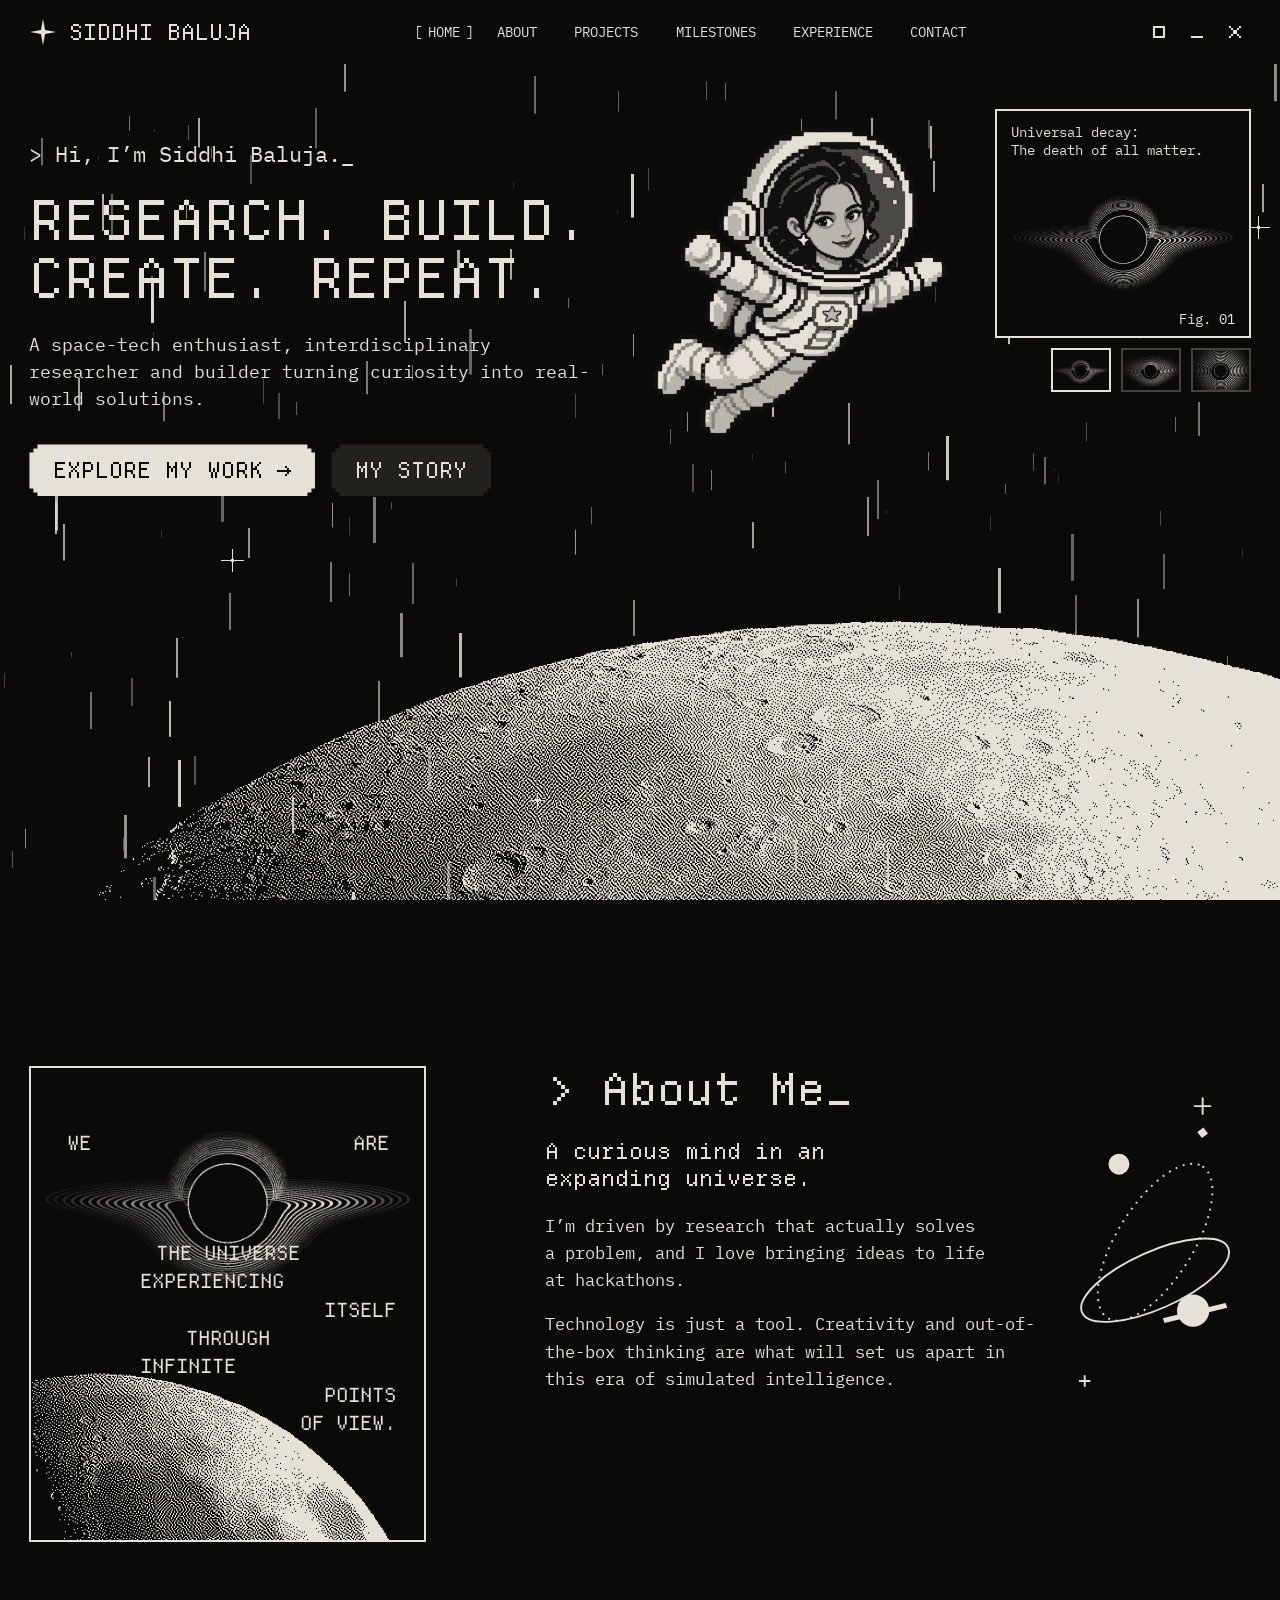
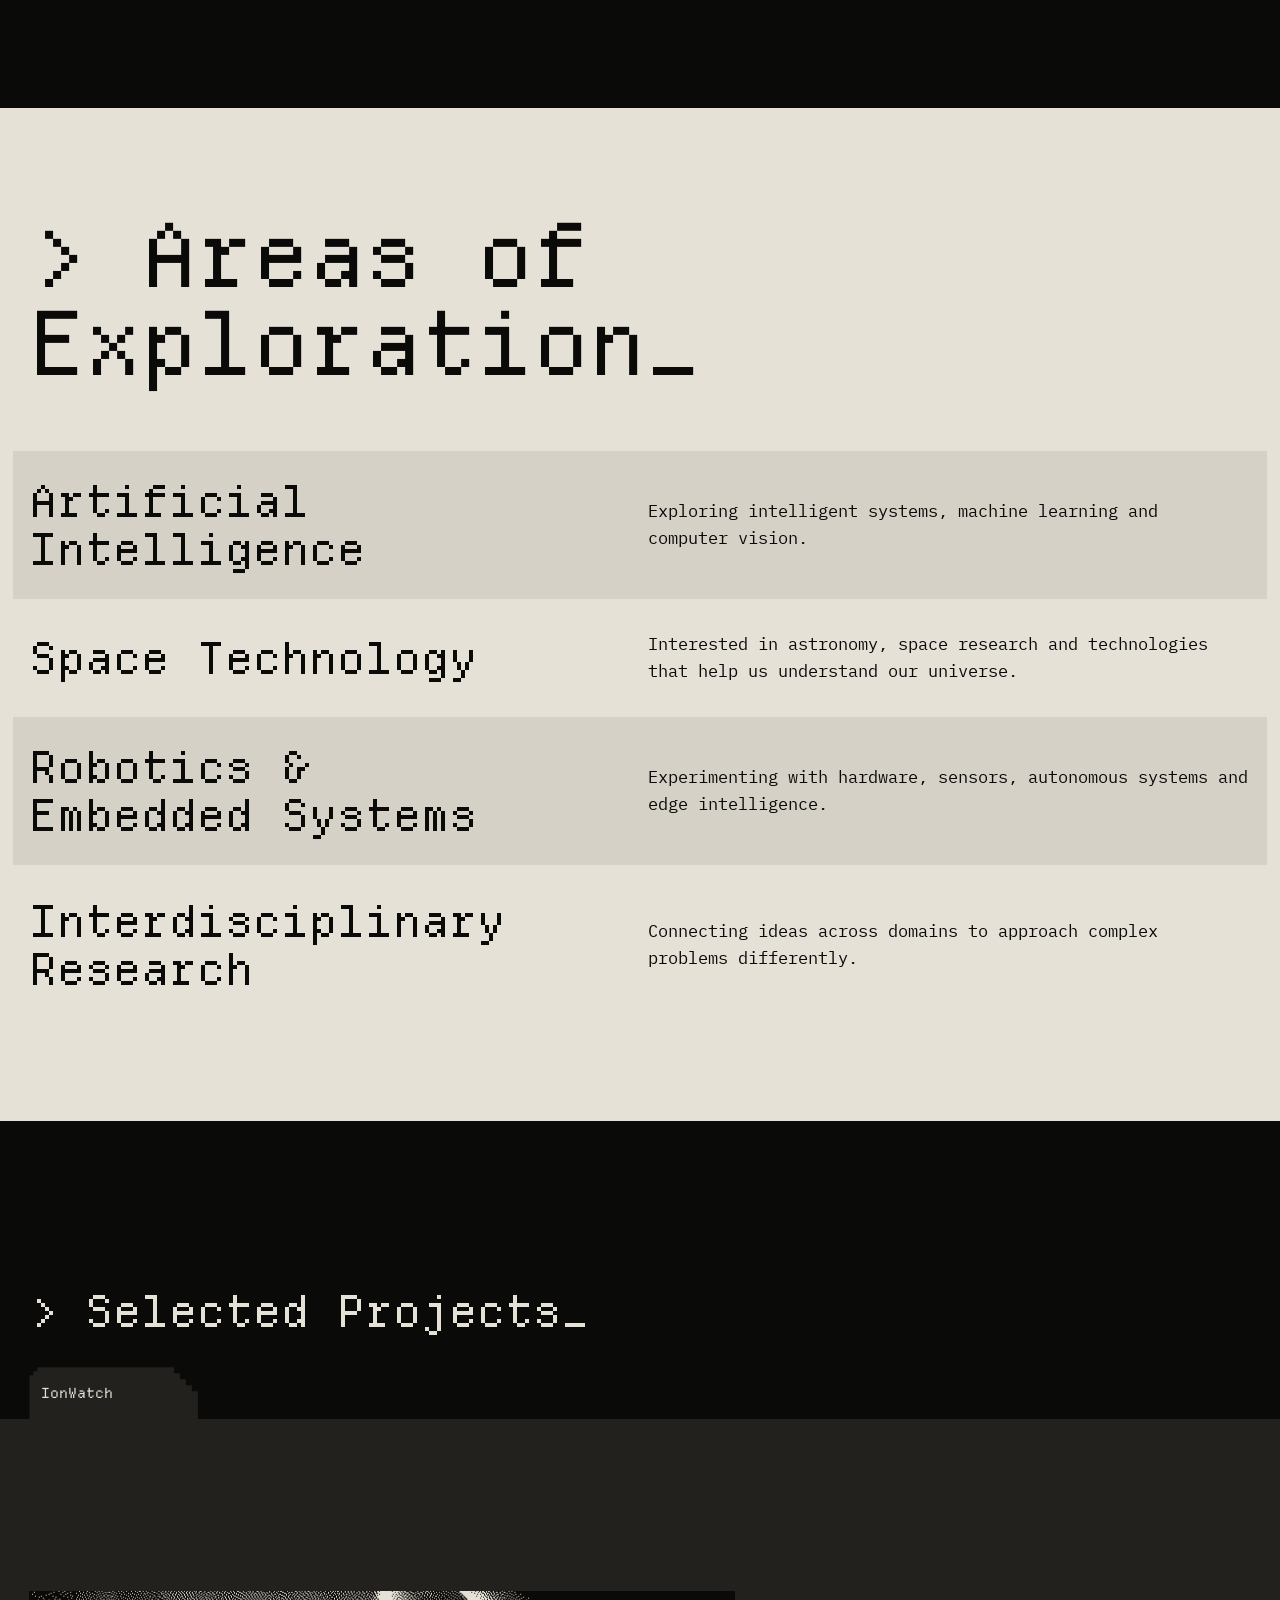
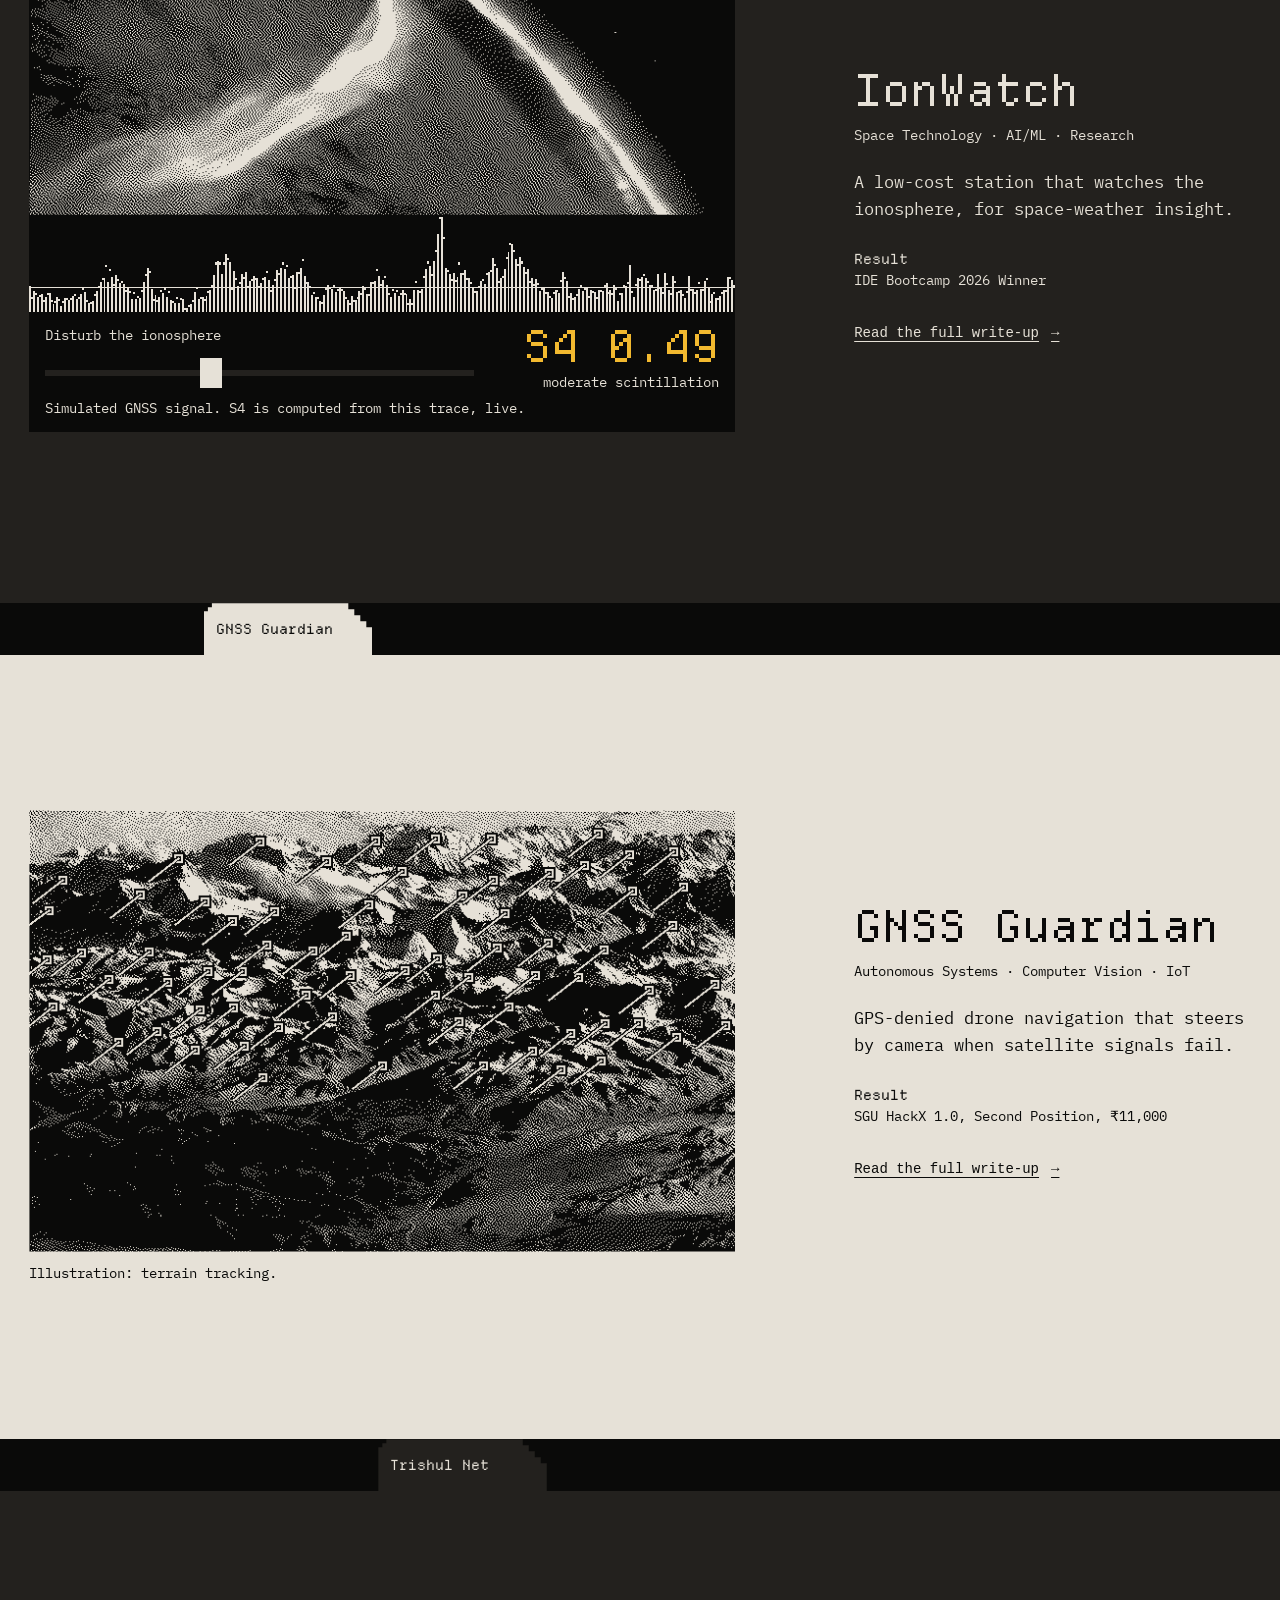
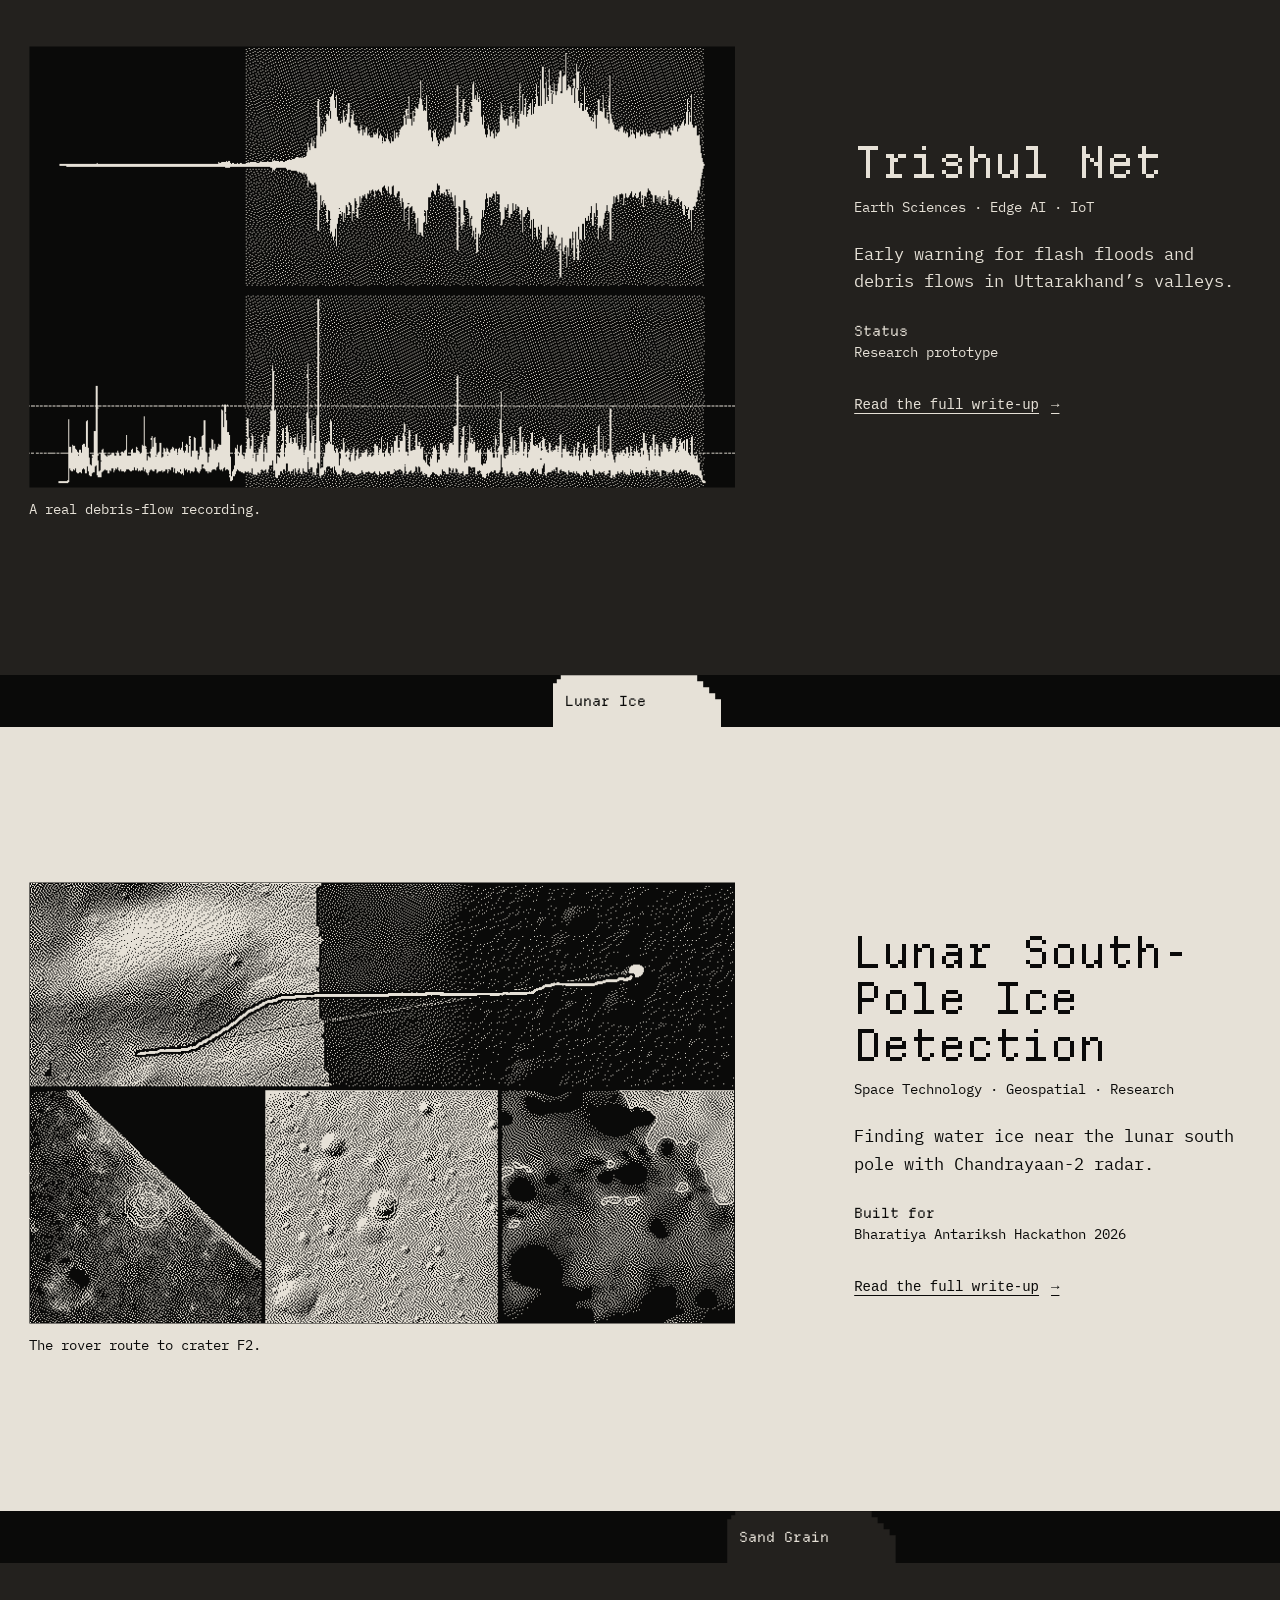
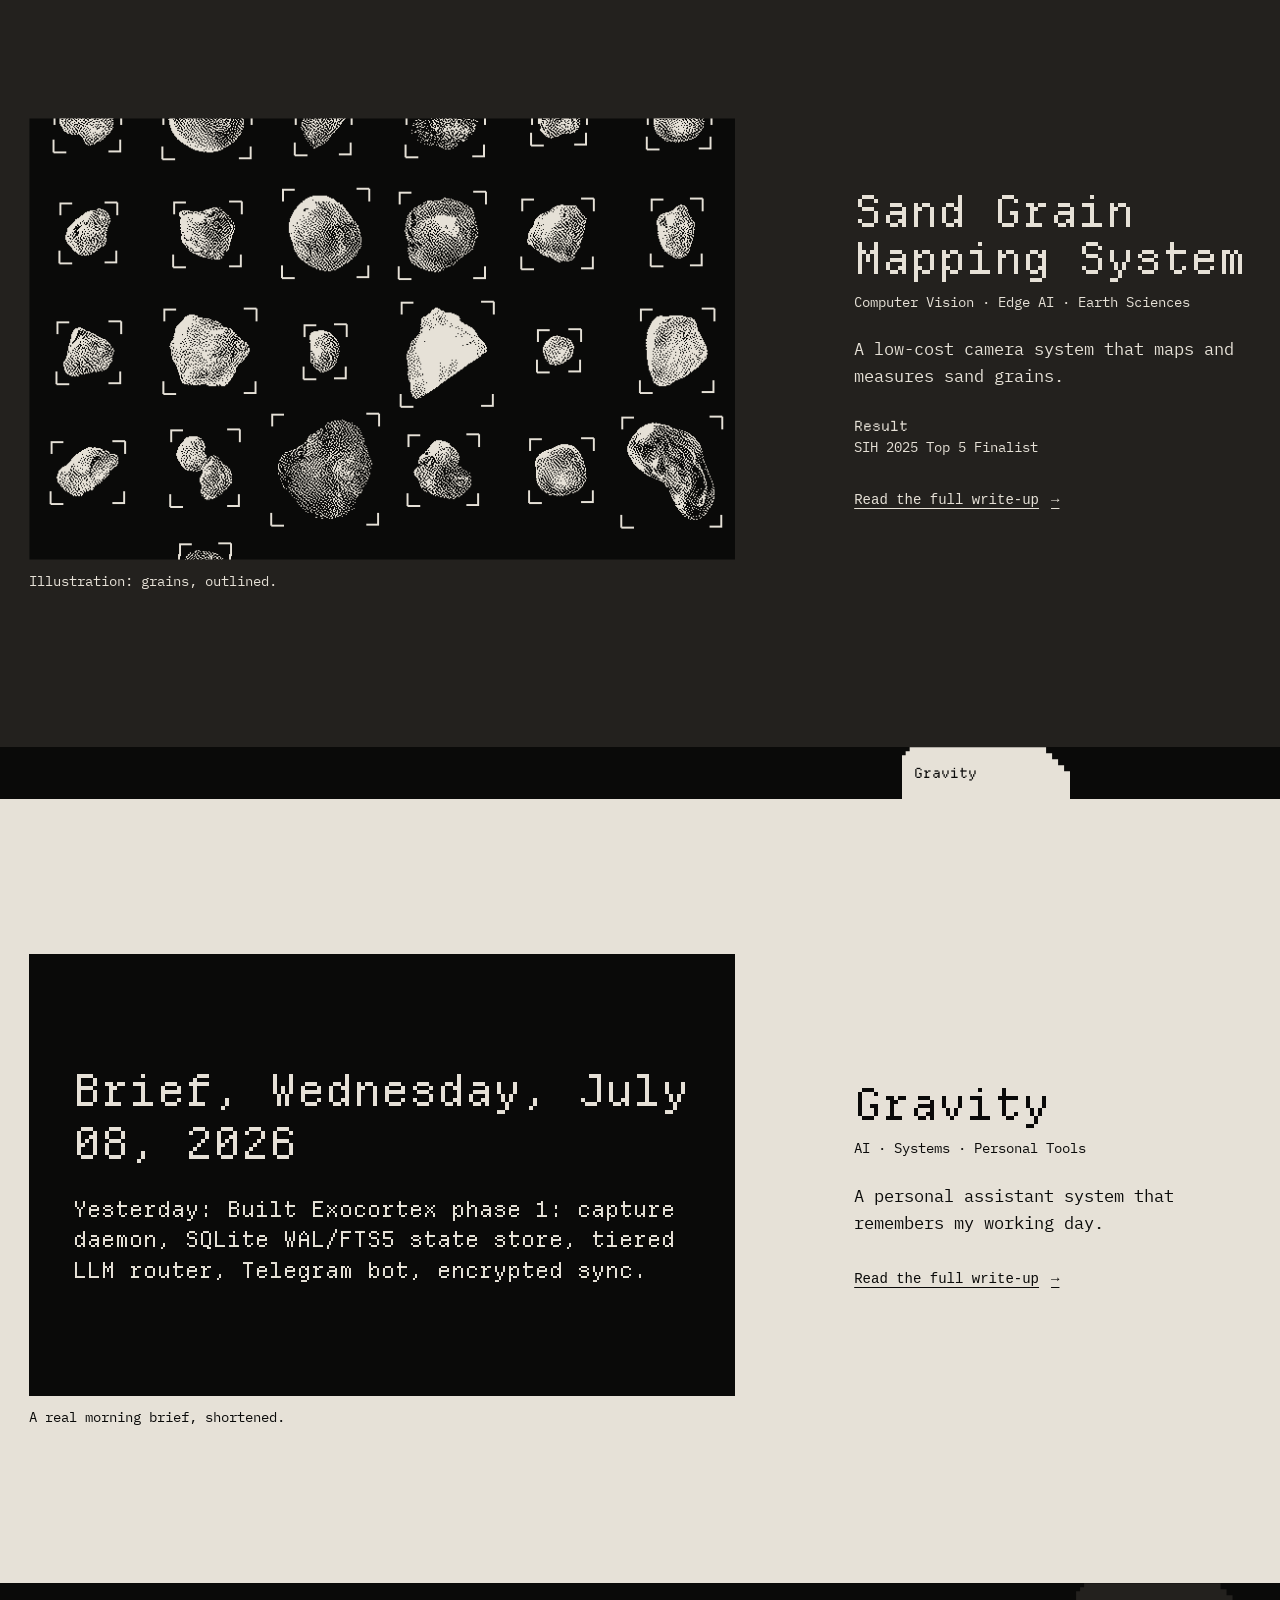
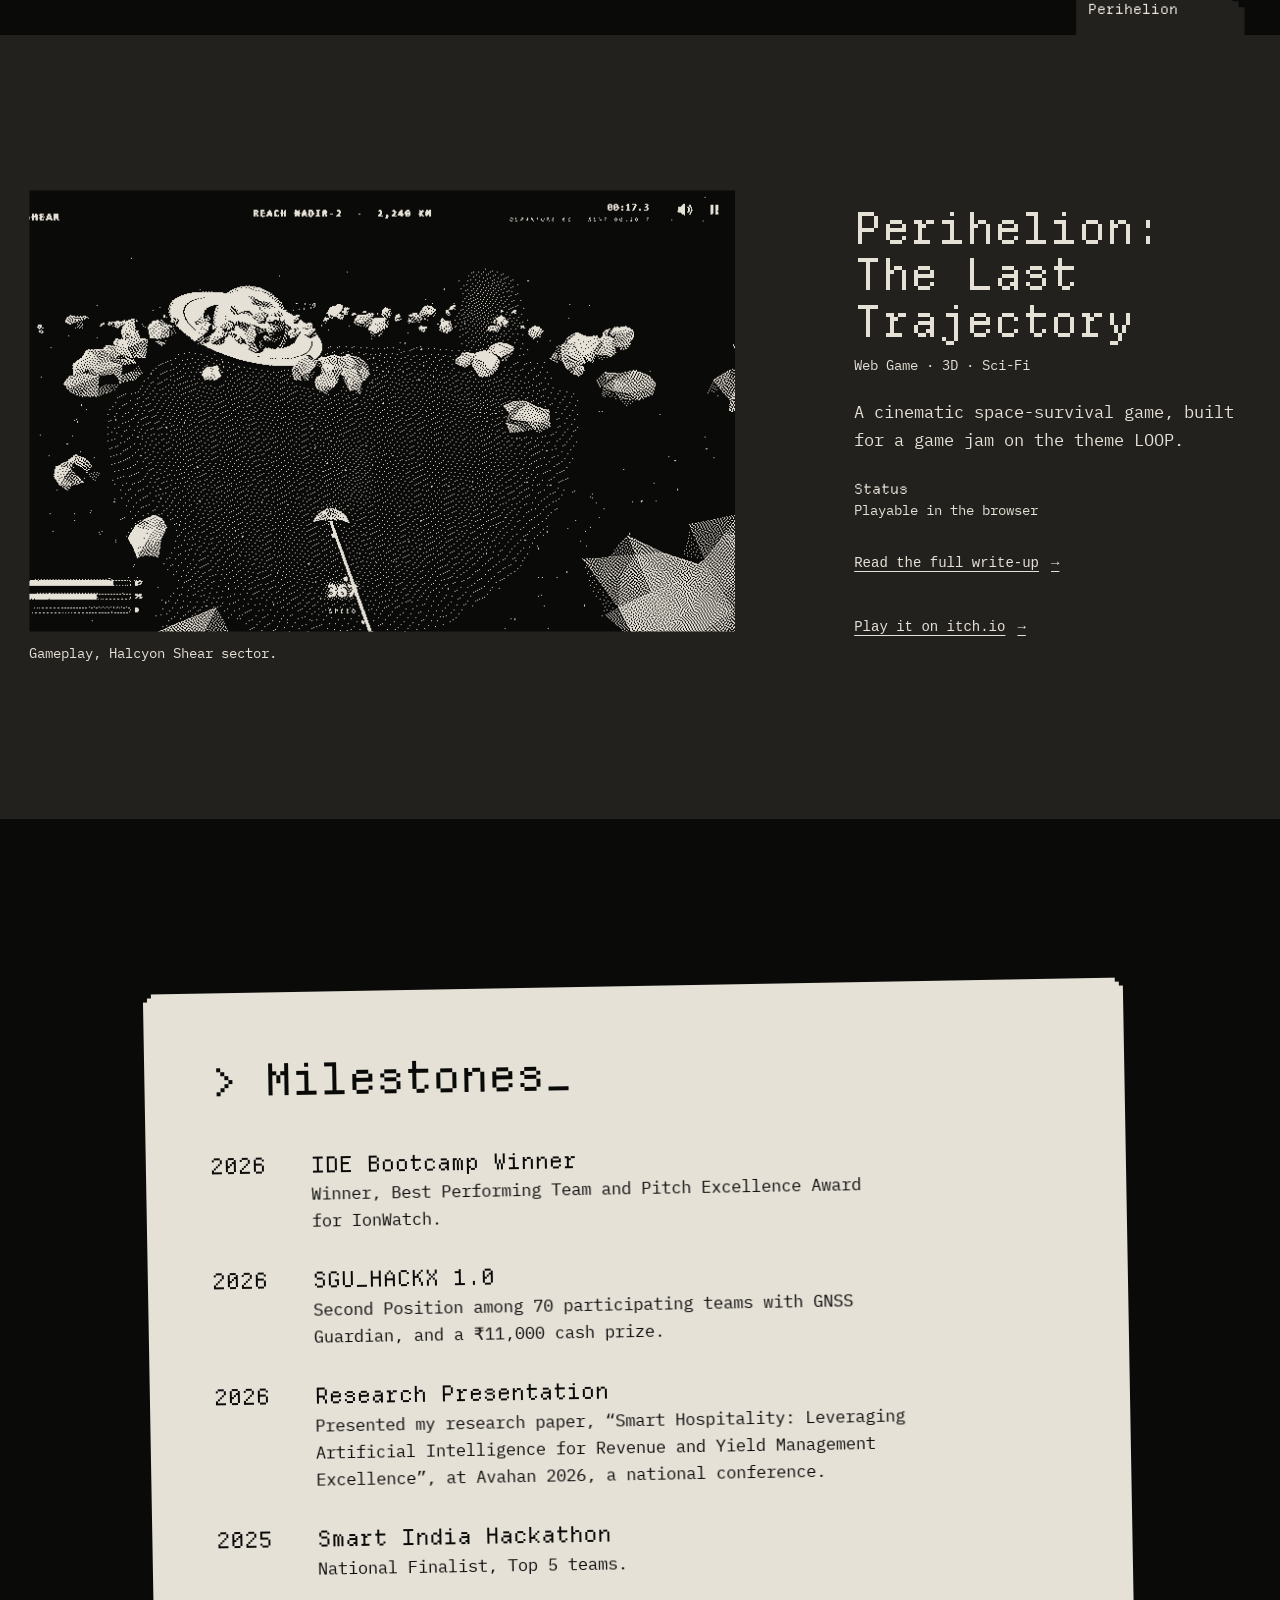
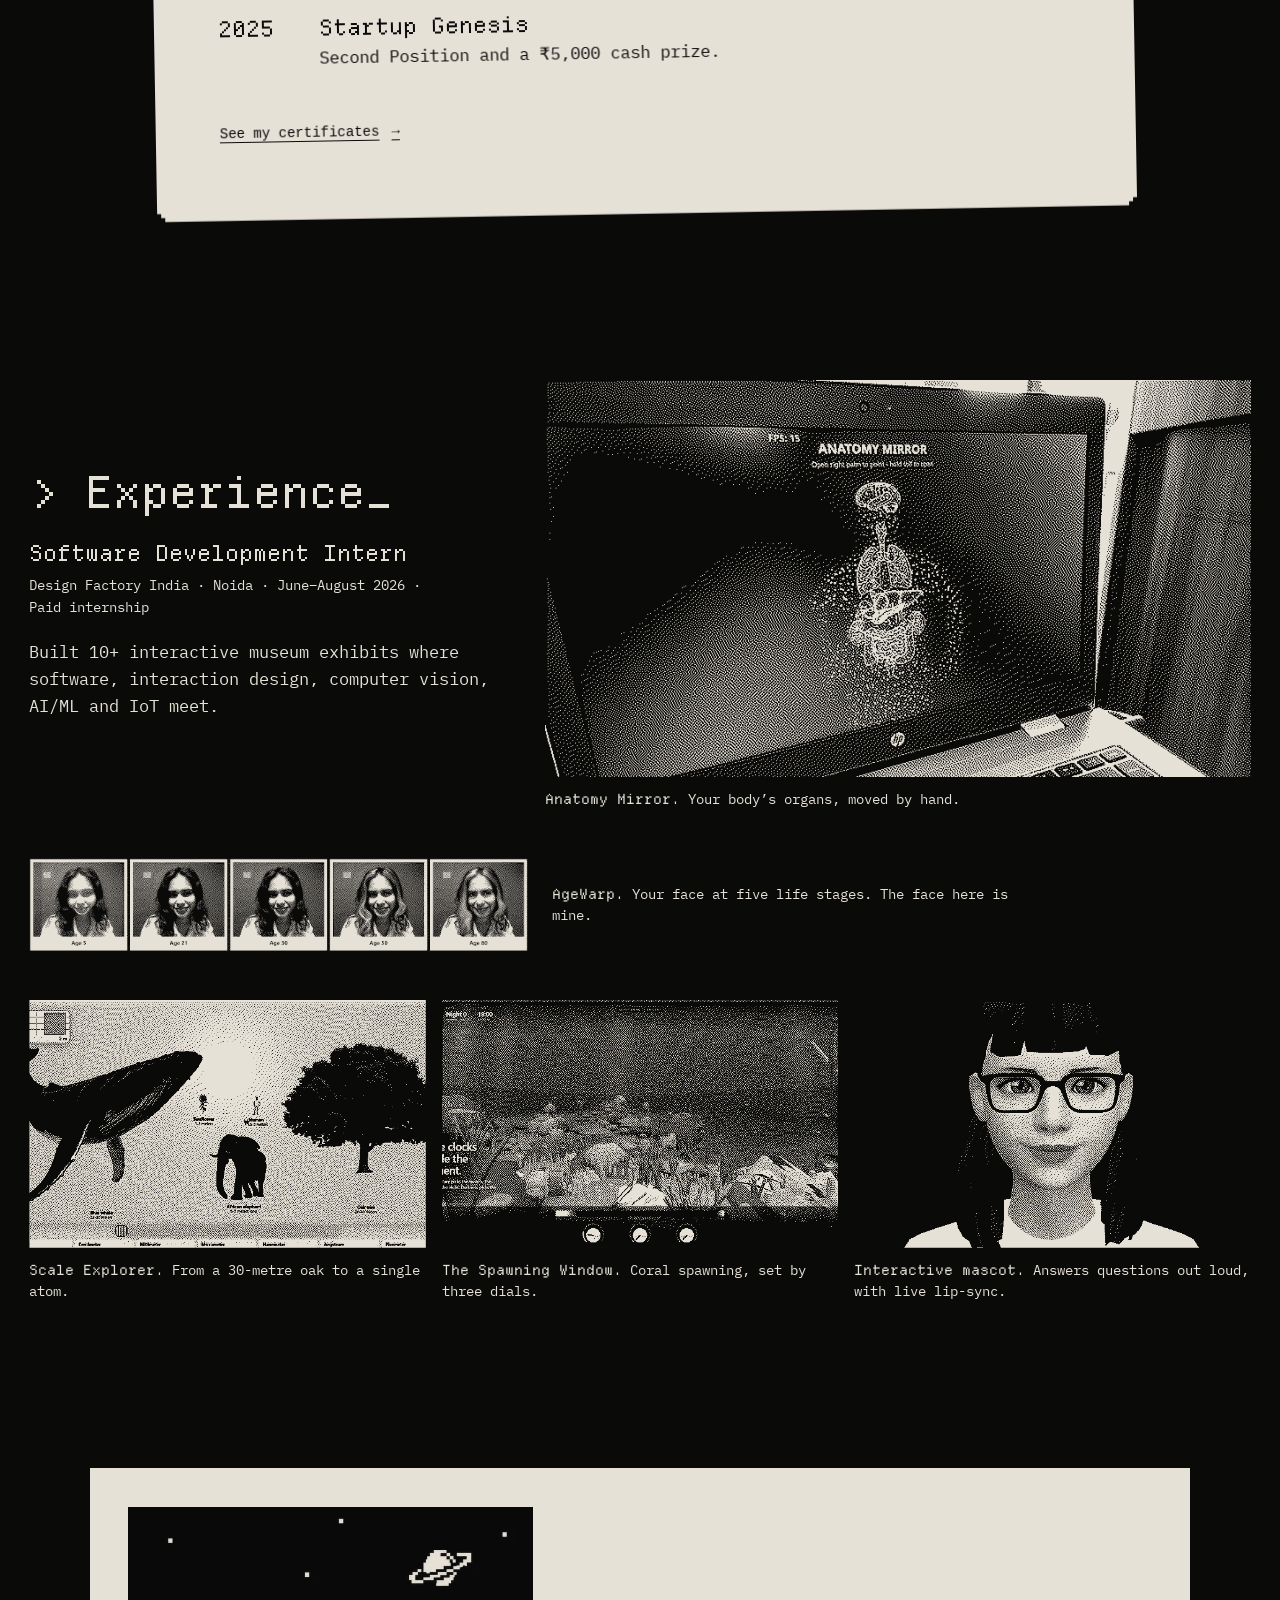
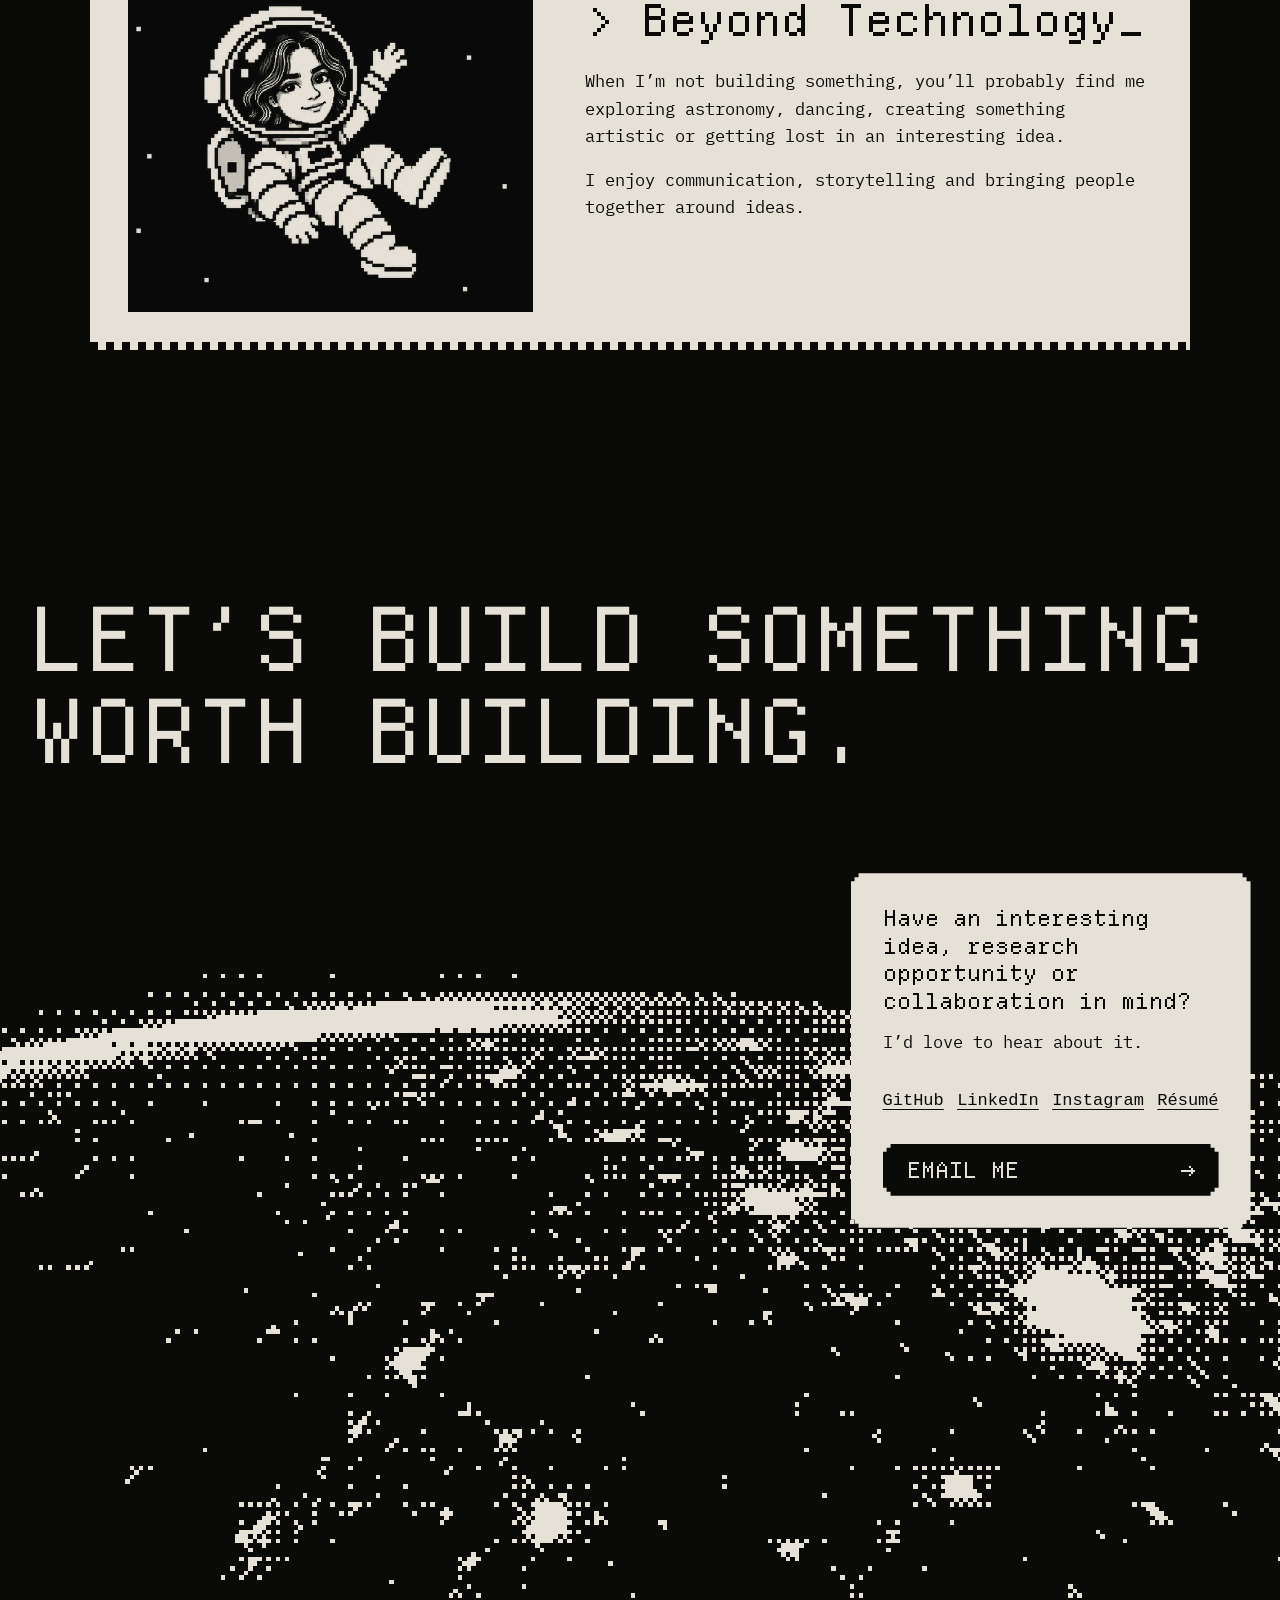
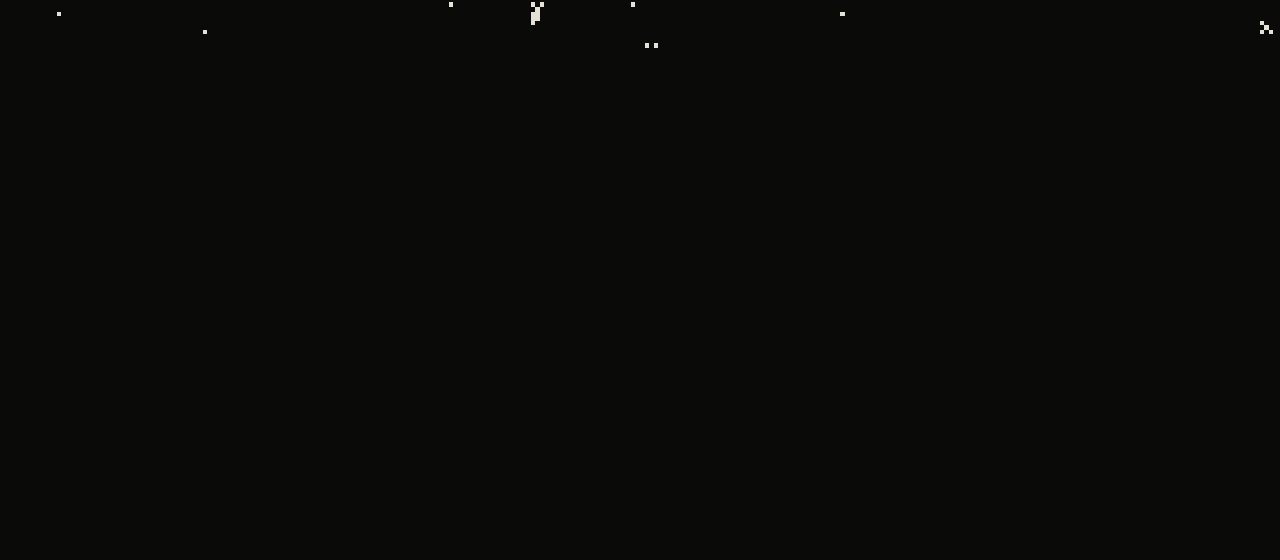
<file: index.html>
<!doctype html>
<html lang="en">
<head>
  <meta charset="utf-8">
  <meta name="viewport" content="width=device-width, initial-scale=1">
  <title>Siddhi Baluja: researcher and builder</title>
  <meta name="description" content="A space-tech enthusiast, interdisciplinary researcher and builder turning curiosity into real-world solutions.">
  <meta name="theme-color" content="#0a0a09">
  <meta name="color-scheme" content="dark">
  <meta property="og:title" content="Siddhi Baluja: Research. Build. Create. Repeat.">
  <meta property="og:description" content="A space-tech enthusiast, interdisciplinary researcher and builder turning curiosity into real-world solutions.">
  <meta property="og:type" content="website">
  <link rel="icon" href="data:image/svg+xml,%3Csvg xmlns='http://www.w3.org/2000/svg' viewBox='0 0 32 32'%3E%3Crect width='32' height='32' fill='%230a0a09'/%3E%3Cpath d='M16 3l2.6 10.4L29 16l-10.4 2.6L16 29l-2.6-10.4L3 16l10.4-2.6z' fill='%23e6e1d7'/%3E%3C/svg%3E">
  <link rel="preload" href="assets/fonts/DepartureMono-Regular.woff2" as="font" type="font/woff2" crossorigin>
  <link rel="preload" href="assets/fonts/ibm-plex-mono-400.woff2" as="font" type="font/woff2" crossorigin>
  <link rel="stylesheet" href="css/styles.css">
</head>
<body id="top">
<a class="skip" href="#about">Skip to content</a>
<canvas id="sky" aria-hidden="true"></canvas>

<header class="bar">
  <a class="brand" href="#top" aria-label="Siddhi Baluja, back to the top">
    <svg viewBox="0 0 32 32" aria-hidden="true"><path d="M16 1l2.4 12.6L31 16l-12.6 2.4L16 31l-2.4-12.6L1 16l12.6-2.4z"/></svg>
    <span>Siddhi Baluja</span>
  </a>
  <button class="menu-btn" id="menuBtn" aria-expanded="false" aria-controls="siteNav">Menu</button>
  <nav id="siteNav" aria-label="Sections">
    <a href="#top" data-spy="home">Home</a>
    <a href="#about" data-spy="about">About</a>
    <a href="#projects" data-spy="projects">Projects</a>
    <a href="#milestones" data-spy="milestones">Milestones</a>
    <a href="#experience" data-spy="experience">Experience</a>
    <a href="#contact" data-spy="contact">Contact</a>
  </nav>
  <div class="win" role="group" aria-label="Window controls">
    <button id="winMax" aria-label="Full screen"><svg viewBox="0 0 16 16" aria-hidden="true"><path d="M2 2h12v12H2zM4 4v8h8V4z" fill-rule="evenodd"/></svg></button>
    <button id="winMin" aria-label="Freeze all motion" aria-pressed="false"><svg viewBox="0 0 16 16" aria-hidden="true"><path d="M2 12h12v2H2z"/></svg></button>
    <button id="winOff" aria-label="Switch the screen off"><svg viewBox="0 0 16 16" aria-hidden="true"><path d="M2 2h2v2h2v2h4V4h2V2h2v2h-2v2h-2v4h2v2h2v2h-2v-2h-2v-2H6v2H4v2H2v-2h2v-2h2V6H4V4H2z"/></svg></button>
  </div>
</header>

<main>
  <!-- HOME -->
  <section class="hero" id="home" data-section="home">
    <div class="hero-copy">
      <p class="hello"><span class="typed">Hi, I’m Siddhi Baluja.</span></p>
      <h1>Research. Build.<br>Create. Repeat.</h1>
      <p class="lede">A space-tech enthusiast, interdisciplinary researcher and builder turning curiosity into real-world solutions.</p>
      <div class="actions">
        <a class="btn" href="#projects">Explore My Work <span class="arrow" aria-hidden="true">→</span></a>
        <a class="btn alt" href="#about">My Story</a>
      </div>
    </div>

    <div class="astro" id="astro" tabindex="0" role="img" aria-label="Pixel-art Siddhi floating in a spacesuit. Drag her, or use the arrow keys, and she drifts back. Hold to see her in colour.">
      <div class="astro-float">
        <img class="astro-mono" src="assets/art/astronaut.webp" width="1000" height="1057" alt="" fetchpriority="high" draggable="false">
        <img class="astro-colour" src="assets/art/astronaut-colour.webp" width="1000" height="1057" alt="" loading="lazy" draggable="false">
      </div>
    </div>

    <figure class="fig" data-ui>
      <div class="fig-window">
        <figcaption>Universal decay:<br>The death of all matter.</figcaption>
        <div class="fig-stack">
          <img class="on" src="assets/art/fig-01.png" width="880" height="560" alt="A black hole seen almost edge-on: an engraved accretion disc bent up and over its dark centre by gravity.">
          <img src="assets/art/fig-02.png" width="880" height="560" alt="The same black hole seen from a higher angle." loading="lazy">
          <img src="assets/art/fig-03.png" width="880" height="560" alt="The same black hole seen from directly above, its disc a set of rings." loading="lazy">
        </div>
        <span class="fig-no" id="figNo">Fig. 01</span>
      </div>
      <div class="fig-tabs" role="group" aria-label="Viewing angle of the black hole">
        <button class="on" aria-pressed="true" data-fig="0" aria-label="Fig. 01, seen edge-on"><img src="assets/art/fig-01.png" alt="" width="880" height="560"></button>
        <button aria-pressed="false" data-fig="1" aria-label="Fig. 02, seen from above the disc"><img src="assets/art/fig-02.png" alt="" width="880" height="560" loading="lazy"></button>
        <button aria-pressed="false" data-fig="2" aria-label="Fig. 03, seen from directly above"><img src="assets/art/fig-03.png" alt="" width="880" height="560" loading="lazy"></button>
      </div>
    </figure>

    <img class="limb" src="assets/art/limb.png" width="2200" height="600" alt="">
  </section>

  <!-- ABOUT -->
  <section class="about" id="about" data-section="about">
    <figure class="poster rv" data-ui>
      <img class="poster-ring" src="assets/art/fig-01.png" width="880" height="560" alt="" loading="lazy">
      <img class="poster-moon" src="assets/art/poster-moon.png" width="720" height="340" alt="" loading="lazy">
      <blockquote>
        <p><span>We</span> <span class="r">are</span> <span class="c">the universe</span> <span class="c2">experiencing</span> <span class="r">itself</span> <span class="c">through</span> <span class="c2">infinite</span> <span class="r">points</span> <span class="r2">of view.</span></p>
      </blockquote>
    </figure>
    <div class="about-copy">
      <h2 class="prompt rv">About Me</h2>
      <h3 class="rv">A curious mind in an expanding universe.</h3>
      <p class="rv">I’m driven by research that actually solves a problem, and I love bringing ideas to life at hackathons.</p>
      <p class="rv">Technology is just a tool. Creativity and out-of-the-box thinking are what will set us apart in this era of simulated intelligence.</p>
    </div>
    <svg class="orbits rv" viewBox="0 0 200 320" aria-hidden="true">
      <g fill="none" stroke="currentColor" stroke-width="2">
        <ellipse cx="100" cy="160" rx="94" ry="40" transform="rotate(-58 100 160)" stroke-dasharray="2 6"/>
        <ellipse cx="100" cy="200" rx="84" ry="30" transform="rotate(-24 100 200)"/>
      </g>
      <g fill="currentColor">
        <circle cx="62" cy="78" r="11"/>
        <circle cx="140" cy="232" r="17"/>
        <path d="M108 240l66-16 2 5-66 16z"/>
      </g>
      <rect class="sat" x="-4" y="-4" width="8" height="8" fill="currentColor"/>
      <path d="M150 8v18M141 17h18M26 300v12M20 306h12" stroke="currentColor" stroke-width="2"/>
    </svg>
  </section>

  <!-- AREAS OF EXPLORATION -->
  <section class="areas" id="areas" data-section="about">
    <h2 class="prompt rv">Areas of Exploration</h2>
    <ul>
      <li class="rv"><h3>Artificial Intelligence</h3><p>Exploring intelligent systems, machine learning and computer vision.</p></li>
      <li class="rv"><h3>Space Technology</h3><p>Interested in astronomy, space research and technologies that help us understand our universe.</p></li>
      <li class="rv"><h3>Robotics &amp; Embedded Systems</h3><p>Experimenting with hardware, sensors, autonomous systems and edge intelligence.</p></li>
      <li class="rv"><h3>Interdisciplinary Research</h3><p>Connecting ideas across domains to approach complex problems differently.</p></li>
    </ul>
  </section>

  <!-- SELECTED PROJECTS -->
  <section class="projects" id="projects" data-section="projects">
    <h2 class="prompt rv">Selected Projects</h2>
    <div class="cabinet" id="cabinet">

      <article class="folder tone" id="ionwatch" style="--i:0">
        <div class="tabline"><a class="tab" href="#ionwatch">IonWatch</a></div>
        <div class="folder-body">
          <div class="folder-pic">
            <figure class="scope" data-ui>
              <img src="assets/art/ionwatch.png" width="1440" height="900" alt="An aurora curling over the Earth’s limb, seen from the International Space Station." loading="lazy">
              <canvas id="s4Trace" width="360" height="96" aria-hidden="true"></canvas>
              <form class="s4" id="s4" onsubmit="return false">
                <label for="s4Range">Disturb the ionosphere</label>
                <input id="s4Range" type="range" min="0" max="100" value="38" aria-describedby="s4Note">
                <output for="s4Range" id="s4Out"><b id="s4Val">S4 0.38</b> <span id="s4Band">moderate scintillation</span></output>
                <p id="s4Note">Simulated GNSS signal. S4 is computed from this trace, live.</p>
              </form>
            </figure>
          </div>
          <div class="folder-text">
            <h3>IonWatch</h3>
            <p class="cat">Space Technology · AI/ML · Research</p>
            <p>A low-cost station that watches the ionosphere, for space-weather insight.</p>
            <dl>
              <div><dt>Result</dt><dd>IDE Bootcamp 2026 Winner</dd></div>
            </dl>
            <a class="more" href="projects.html#ionwatch">Read the full write-up <span class="arrow" aria-hidden="true">→</span></a>
          </div>
        </div>
      </article>

      <article class="folder paper" id="gnss" style="--i:1">
        <div class="tabline"><a class="tab" href="#gnss">GNSS Guardian</a></div>
        <div class="folder-body">
          <div class="folder-pic">
            <figure>
              <img src="assets/art/gnss.png" width="1440" height="900" alt="Himalayan terrain from orbit, with feature points tracked across it by optical flow." loading="lazy">
              <figcaption>Illustration: terrain tracking.</figcaption>
            </figure>
          </div>
          <div class="folder-text">
            <h3>GNSS Guardian</h3>
            <p class="cat">Autonomous Systems · Computer Vision · IoT</p>
            <p>GPS-denied drone navigation that steers by camera when satellite signals fail.</p>
            <dl>
              <div><dt>Result</dt><dd>SGU HackX 1.0, Second Position, ₹11,000</dd></div>
            </dl>
            <a class="more" href="projects.html#gnss">Read the full write-up <span class="arrow" aria-hidden="true">→</span></a>
          </div>
        </div>
      </article>

      <article class="folder tone" id="trishul" style="--i:2">
        <div class="tabline"><a class="tab" href="#trishul">Trishul Net</a></div>
        <div class="folder-body">
          <div class="folder-pic">
            <figure>
              <img src="assets/art/trishul.png" width="1440" height="900" alt="A seismic trace of a debris flow swelling over fifty minutes, above the trigger signal it set off." loading="lazy">
              <figcaption>A real debris-flow recording.</figcaption>
            </figure>
          </div>
          <div class="folder-text">
            <h3>Trishul Net</h3>
            <p class="cat">Earth Sciences · Edge AI · IoT</p>
            <p>Early warning for flash floods and debris flows in Uttarakhand’s valleys.</p>
            <dl>
              <div><dt>Status</dt><dd>Research prototype</dd></div>
            </dl>
            <a class="more" href="projects.html#trishul">Read the full write-up <span class="arrow" aria-hidden="true">→</span></a>
          </div>
        </div>
      </article>

      <article class="folder paper" id="lunar" style="--i:3">
        <div class="tabline"><a class="tab" href="#lunar">Lunar Ice</a></div>
        <div class="folder-body">
          <div class="folder-pic">
            <figure>
              <img src="assets/art/lunar.png" width="1440" height="900" alt="A planned rover route across lunar south polar terrain into shadow, above three maps of radar, ice criteria and illumination." loading="lazy">
              <figcaption>The rover route to crater F2.</figcaption>
            </figure>
          </div>
          <div class="folder-text">
            <h3>Lunar South-Pole Ice Detection</h3>
            <p class="cat">Space Technology · Geospatial · Research</p>
            <p>Finding water ice near the lunar south pole with Chandrayaan-2 radar.</p>
            <dl>
              <div><dt>Built for</dt><dd>Bharatiya Antariksh Hackathon 2026</dd></div>
            </dl>
            <a class="more" href="projects.html#lunar">Read the full write-up <span class="arrow" aria-hidden="true">→</span></a>
          </div>
        </div>
      </article>

      <article class="folder tone" id="sand" style="--i:4">
        <div class="tabline"><a class="tab" href="#sand">Sand Grain</a></div>
        <div class="folder-body">
          <div class="folder-pic">
            <figure>
              <img src="assets/art/sand.png" width="1440" height="900" alt="River sand grains laid out on black, each one marked by corner brackets." loading="lazy">
              <figcaption>Illustration: grains, outlined.</figcaption>
            </figure>
          </div>
          <div class="folder-text">
            <h3>Sand Grain Mapping System</h3>
            <p class="cat">Computer Vision · Edge AI · Earth Sciences</p>
            <p>A low-cost camera system that maps and measures sand grains.</p>
            <dl>
              <div><dt>Result</dt><dd>SIH 2025 Top 5 Finalist</dd></div>
            </dl>
            <a class="more" href="projects.html#sand">Read the full write-up <span class="arrow" aria-hidden="true">→</span></a>
          </div>
        </div>
      </article>

      <article class="folder paper" id="gravity" style="--i:5">
        <div class="tabline"><a class="tab" href="#gravity">Gravity</a></div>
        <div class="folder-body">
          <div class="folder-pic">
            <figure>
              <div class="brief" data-ui role="img" aria-label="The first line of a real morning brief from Gravity.">
                <p class="b-head">Brief, Wednesday, July 08, 2026</p>
                <p><b>Yesterday:</b> Built Exocortex phase 1: capture daemon, SQLite WAL/FTS5 state store, tiered LLM router, Telegram bot, encrypted sync.</p>
              </div>
              <figcaption>A real morning brief, shortened.</figcaption>
            </figure>
          </div>
          <div class="folder-text">
            <h3>Gravity</h3>
            <p class="cat">AI · Systems · Personal Tools</p>
            <p>A personal assistant system that remembers my working day.</p>
            <a class="more" href="projects.html#gravity">Read the full write-up <span class="arrow" aria-hidden="true">→</span></a>
          </div>
        </div>
      </article>

      <article class="folder tone" id="perihelion" style="--i:6">
        <div class="tabline"><a class="tab" href="#perihelion">Perihelion</a></div>
        <div class="folder-body">
          <div class="folder-pic">
            <figure>
              <img src="assets/art/perihelion.png" width="1440" height="900" alt="Gameplay from Perihelion: a spacecraft flies through an asteroid field towards a ringed planet, with fuel and hull readouts on screen." loading="lazy">
              <figcaption>Gameplay, Halcyon Shear sector.</figcaption>
            </figure>
          </div>
          <div class="folder-text">
            <h3>Perihelion: The Last Trajectory</h3>
            <p class="cat">Web Game · 3D · Sci-Fi</p>
            <p>A cinematic space-survival game, built for a game jam on the theme LOOP.</p>
            <dl>
              <div><dt>Status</dt><dd>Playable in the browser</dd></div>
            </dl>
            <a class="more" href="projects.html#perihelion">Read the full write-up <span class="arrow" aria-hidden="true">→</span></a>
            <a class="more" href="https://sidgodcyber.itch.io/perihelion-the-last-trajectory" rel="noopener">Play it on itch.io <span class="arrow" aria-hidden="true">→</span></a>
          </div>
        </div>
      </article>
    </div>
  </section>

  <!-- MILESTONES -->
  <section class="milestones" id="milestones" data-section="milestones">
    <div class="sheet rv">
      <h2 class="prompt">Milestones</h2>
      <ol>
        <li><time datetime="2026">2026</time><div><h3>IDE Bootcamp Winner</h3><p>Winner, Best Performing Team and Pitch Excellence Award for IonWatch.</p></div></li>
        <li><time datetime="2026">2026</time><div><h3>SGU_HACKX 1.0</h3><p>Second Position among 70 participating teams with GNSS Guardian, and a ₹11,000 cash prize.</p></div></li>
        <li><time datetime="2026">2026</time><div><h3>Research Presentation</h3><p>Presented my research paper, “Smart Hospitality: Leveraging Artificial Intelligence for Revenue and Yield Management Excellence”, at Avahan 2026, a national conference.</p></div></li>
        <li><time datetime="2025">2025</time><div><h3>Smart India Hackathon</h3><p>National Finalist, Top 5 teams.</p></div></li>
        <li><time datetime="2025">2025</time><div><h3>Startup Genesis</h3><p>Second Position and a ₹5,000 cash prize.</p></div></li>
      </ol>
      <a class="more certs" href="https://drive.google.com/drive/folders/1Q37zTbu3zsAgQHEJSoo-k8Fds0UGmAlw" rel="noopener">See my certificates <span class="arrow" aria-hidden="true">→</span></a>
    </div>
  </section>

  <!-- EXPERIENCE -->
  <section class="experience" id="experience" data-section="experience">
    <div class="exp-copy">
      <h2 class="prompt rv">Experience</h2>
      <h3 class="rv">Software Development Intern</h3>
      <p class="where rv">Design Factory India · Noida · June–August 2026 · Paid internship</p>
      <p class="rv">Built 10+ interactive museum exhibits where software, interaction design, computer vision, AI/ML and IoT meet.</p>
    </div>
    <figure class="exhibit big rv">
      <div class="swap"><img src="assets/art/dfi-anatomy.png" width="1600" height="900" alt="Anatomy Mirror on a laptop: organs drawn as particles inside a body silhouette." loading="lazy"><img class="real" src="assets/projects/anatomy-mirror.jpg" width="1456" height="819" alt="" loading="lazy"></div>
      <figcaption><b>Anatomy Mirror.</b> Your body’s organs, moved by hand.</figcaption>
    </figure>
    <figure class="exhibit wide rv">
      <div class="swap"><img src="assets/art/agewarp.png" width="1352" height="256" alt="AgeWarp’s result strip: Siddhi’s own face at ages 5, 21, 30, 50 and 80." loading="lazy"></div>
      <figcaption><b>AgeWarp.</b> Your face at five life stages. The face here is mine.</figcaption>
    </figure>
    <figure class="exhibit rv">
      <div class="swap"><img src="assets/art/dfi-scale.png" width="1280" height="800" alt="Scale Explorer: a whale, an elephant and an oak tree at their real relative sizes." loading="lazy"><img class="real" src="assets/projects/scale-explorer.jpg" width="1360" height="731" alt="" loading="lazy"></div>
      <figcaption><b>Scale Explorer.</b> From a 30-metre oak to a single atom.</figcaption>
    </figure>
    <figure class="exhibit rv">
      <div class="swap"><img src="assets/art/dfi-spawning.png" width="1280" height="800" alt="The Spawning Window: an underwater reef with three dials below it." loading="lazy"><img class="real" src="assets/projects/spawning-window.jpg" width="1456" height="780" alt="" loading="lazy"></div>
      <figcaption><b>The Spawning Window.</b> Coral spawning, set by three dials.</figcaption>
    </figure>
    <figure class="exhibit rv">
      <div class="swap"><img src="assets/art/dfi-mascot.png" width="1280" height="800" alt="A 3D museum mascot in a lab coat, answering a visitor." loading="lazy"><img class="real" src="assets/projects/mascot.jpg" width="793" height="736" alt="" loading="lazy"></div>
      <figcaption><b>Interactive mascot.</b> Answers questions out loud, with live lip-sync.</figcaption>
    </figure>
  </section>

  <!-- BEYOND TECHNOLOGY -->
  <section class="beyond" id="beyond" data-section="experience">
    <div class="letter rv">
      <img src="assets/art/astronaut-wave.webp" width="720" height="720" alt="Pixel-art Siddhi in a spacesuit, waving, with a ringed planet behind her." loading="lazy">
      <div>
        <h2 class="prompt">Beyond Technology</h2>
        <p>When I’m not building something, you’ll probably find me exploring astronomy, dancing, creating something artistic or getting lost in an interesting idea.</p>
        <p>I enjoy communication, storytelling and bringing people together around ideas.</p>
      </div>
    </div>
  </section>

  <div class="curtain">
    <!-- CONTACT -->
    <section class="contact" id="contact" data-section="contact">
      <h2 class="rv">Let’s build something<br>worth building.</h2>
      <div class="visit">
        <img class="clip-still" src="assets/art/clip-still.png" width="1440" height="720" alt="The aurora and city lights at night, seen from the International Space Station." loading="lazy">
        <video id="clip" muted loop playsinline preload="none" poster="assets/art/clip-still.png" aria-label="The aurora and city lights at night, filmed from the International Space Station.">
          <source src="assets/art/aurora-pass.webm" type="video/webm">
        </video>
        <canvas id="clipBits" width="360" height="180" aria-hidden="true"></canvas>
        <div class="card">
          <p class="card-lead">Have an interesting idea, research opportunity or collaboration in mind?</p>
          <p>I’d love to hear about it.</p>
          <ul>
            <li><a href="https://github.com/sidgodcyber" rel="noopener">GitHub</a></li>
            <li><a href="https://www.linkedin.com/in/siddhi-baluja-b248742b6/" rel="noopener">LinkedIn</a></li>
            <li><a href="https://www.instagram.com/sidddhiii._" rel="noopener">Instagram</a></li>
            <li><a href="assets/resume/Siddhi-Baluja-Resume.pdf" download="Siddhi-Baluja-Resume.pdf">Résumé</a></li>
          </ul>
          <a class="btn dark" href="mailto:siddhibaluja06@gmail.com?subject=An%20idea%20worth%20building">Email Me <span class="arrow" aria-hidden="true">→</span></a>
        </div>
      </div>
    </section>

    <footer class="back">
      <div class="back-top">
        <div>
          <p class="sign">Somewhere between curiosity and the unknown.</p>
          <a class="mail" href="mailto:siddhibaluja06@gmail.com">siddhibaluja06@gmail.com</a>
        </div>
        <img class="stamp" src="assets/art/earthrise.png" width="960" height="1280" alt="Earth rising over the Moon, as a postage stamp." loading="lazy">
      </div>
      <p class="name" aria-hidden="true">Siddhi Baluja</p>
      <details>
        <summary>Picture credits</summary>
        <ul class="credits">
          <li><a href="https://commons.wikimedia.org/w/index.php?curid=15545487" rel="noopener">First Quarter</a>, NASA Goddard Space Flight Center, CC BY 2.0</li>
          <li><a href="https://commons.wikimedia.org/w/index.php?curid=194634679" rel="noopener">Earthrise</a>, NASA Goddard Photo and Video, CC BY 2.0</li>
          <li><a href="https://www.rawpixel.com/image/8718058/photo-image-clouds-space-public-domain" rel="noopener">Aurora Australis Observed</a>, NASA, CC0</li>
          <li><a href="https://commons.wikimedia.org/wiki/File:Himalayas.jpg" rel="noopener">Himalayas</a>, NASA, public domain</li>
          <li><a href="https://commons.wikimedia.org/w/index.php?curid=73250222" rel="noopener">River sand grains</a>, Alexander Klepnev, CC BY 4.0</li>
          <li><a href="https://commons.wikimedia.org/wiki/File:Aurora_Borealis_Pass_over_the_United_States_at_Night.ogv" rel="noopener">Aurora Borealis Pass over the United States at Night</a>, ISS Expedition 29 crew, public domain</li>
          <li>Lunar maps and the Trishul Net trace come from Siddhi’s own studies of NASA LOLA, ISRO Chandrayaan-2 and Illgraben seismic data.</li>
          <li>Pictures are dithered to one bit. Departure Mono by Helena Zhang and IBM Plex Mono by IBM, SIL Open Font License.</li>
        </ul>
      </details>
      <p class="imprint">© 2026 Siddhi Baluja</p>
    </footer>
  </div>
</main>

<div class="crt" id="crt" hidden>
  <button class="btn" id="crtOn">Switch back on</button>
</div>

<script src="js/main.js"></script>
</body>
</html>
</file>
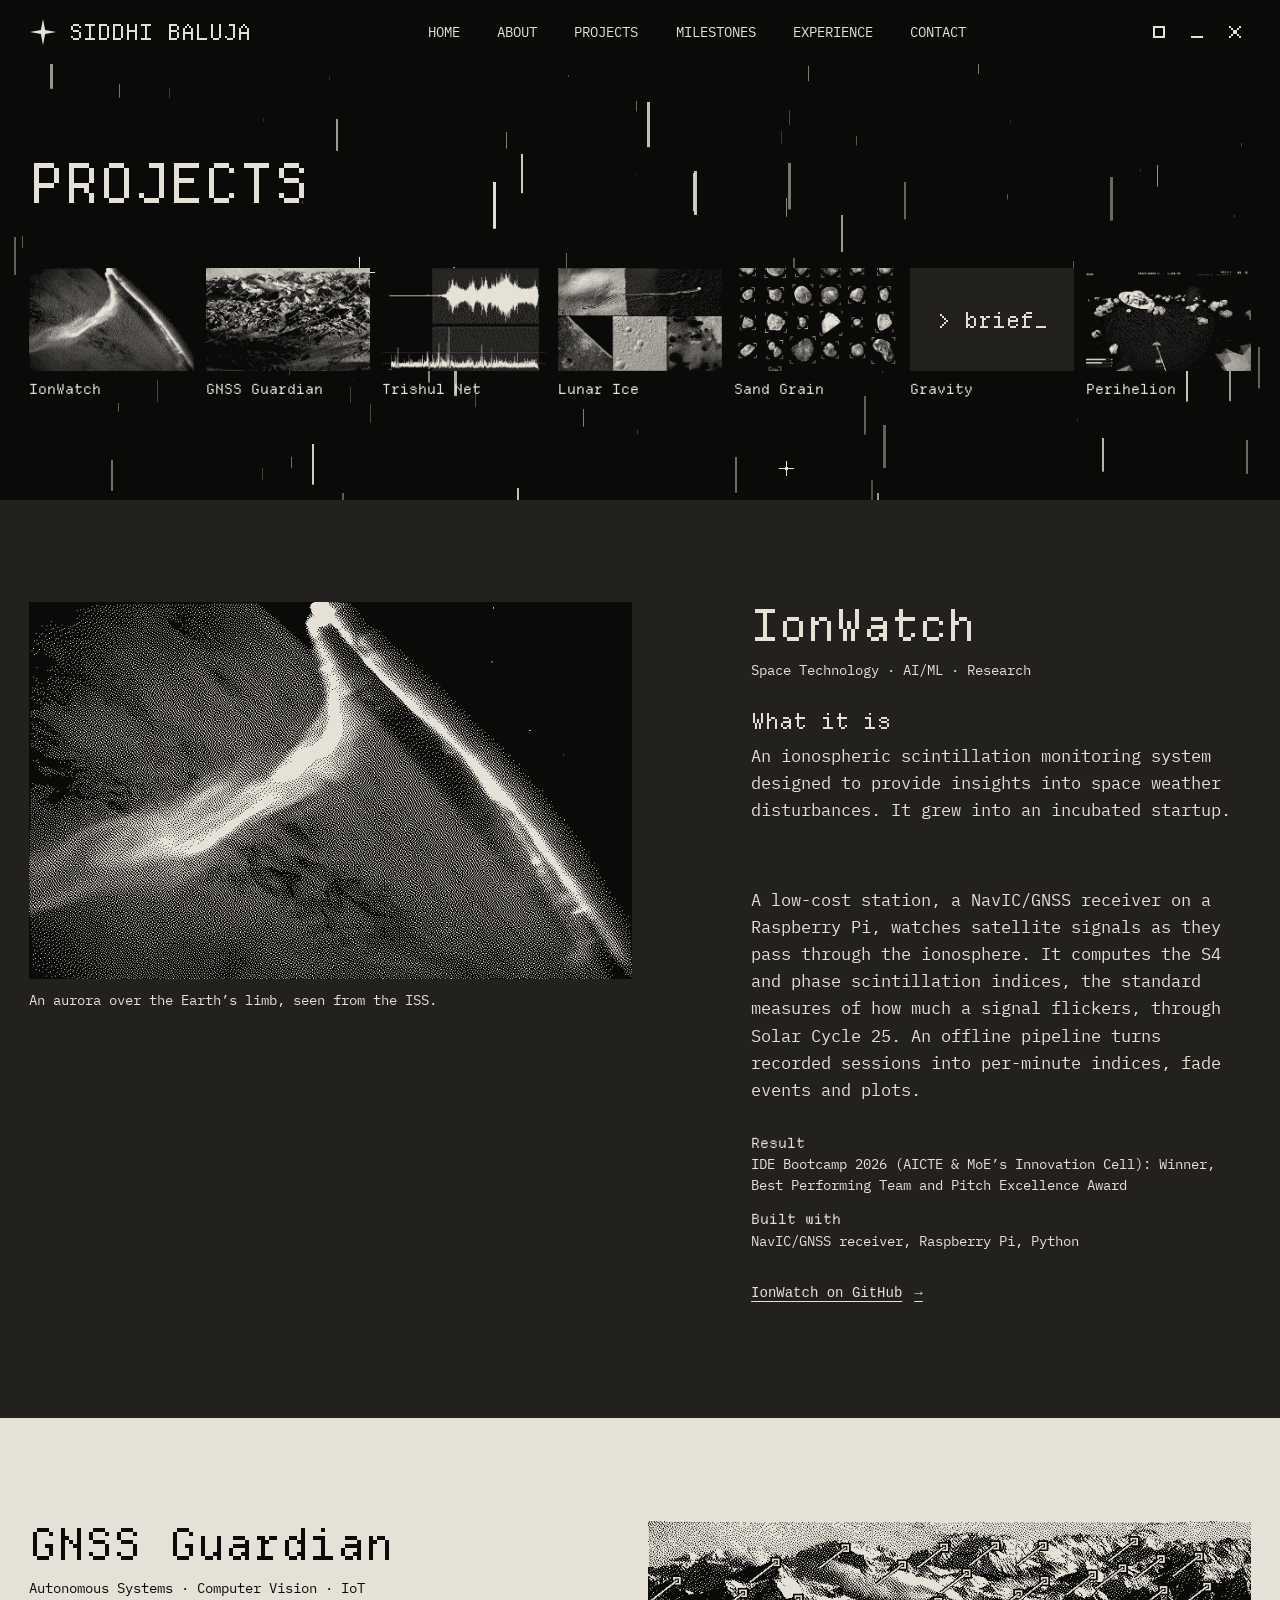
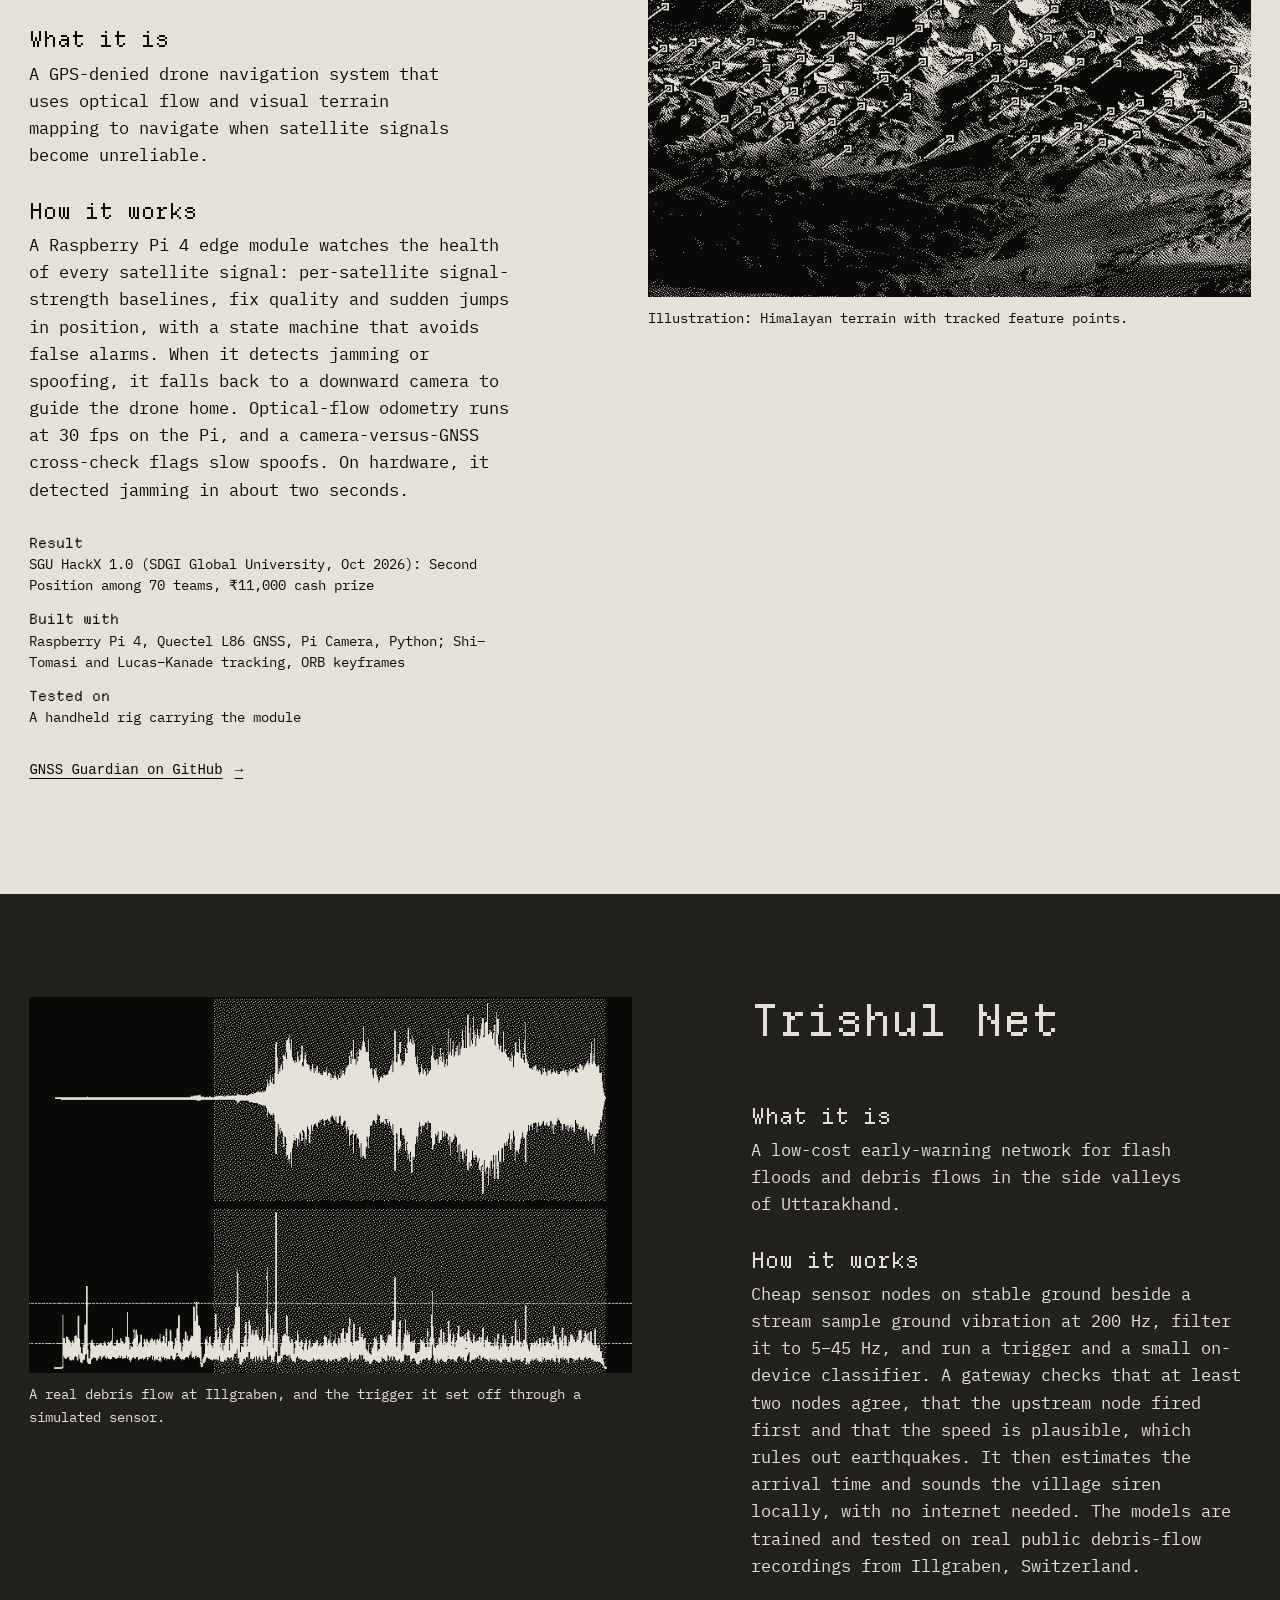
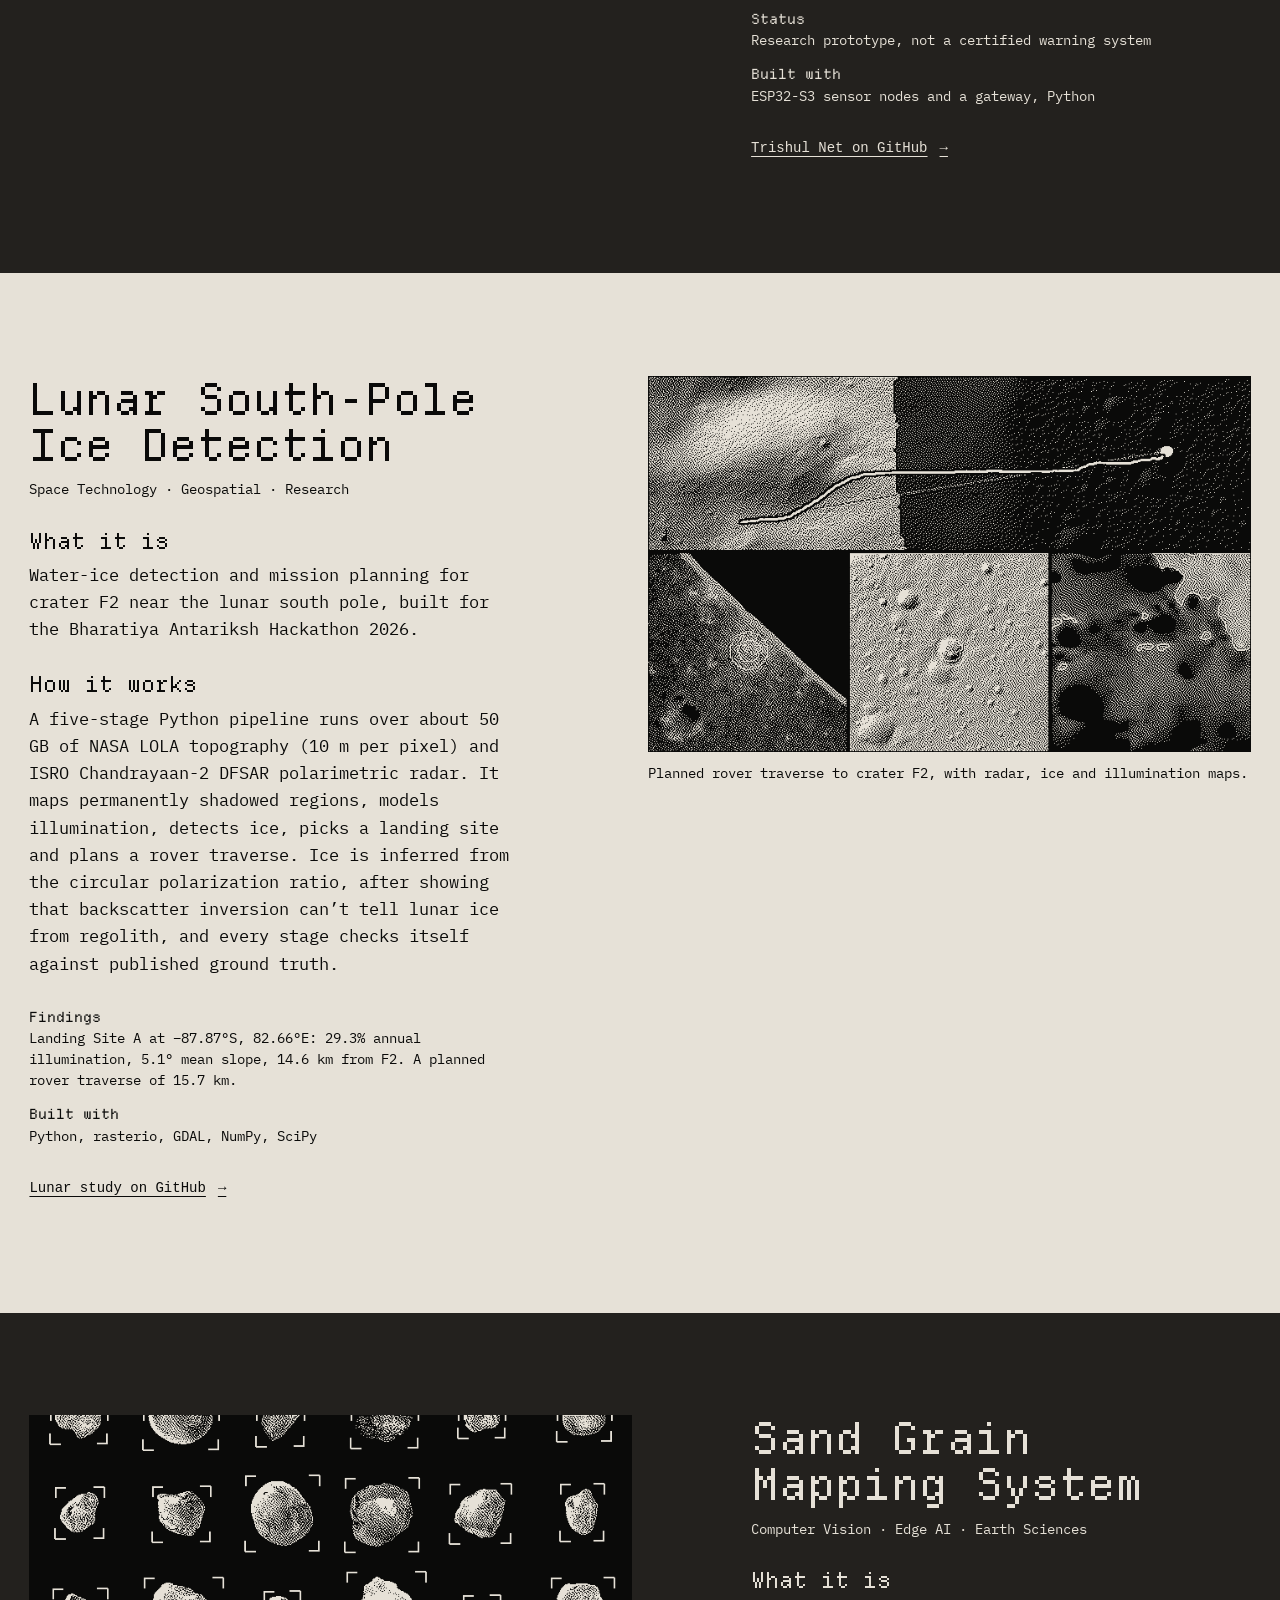
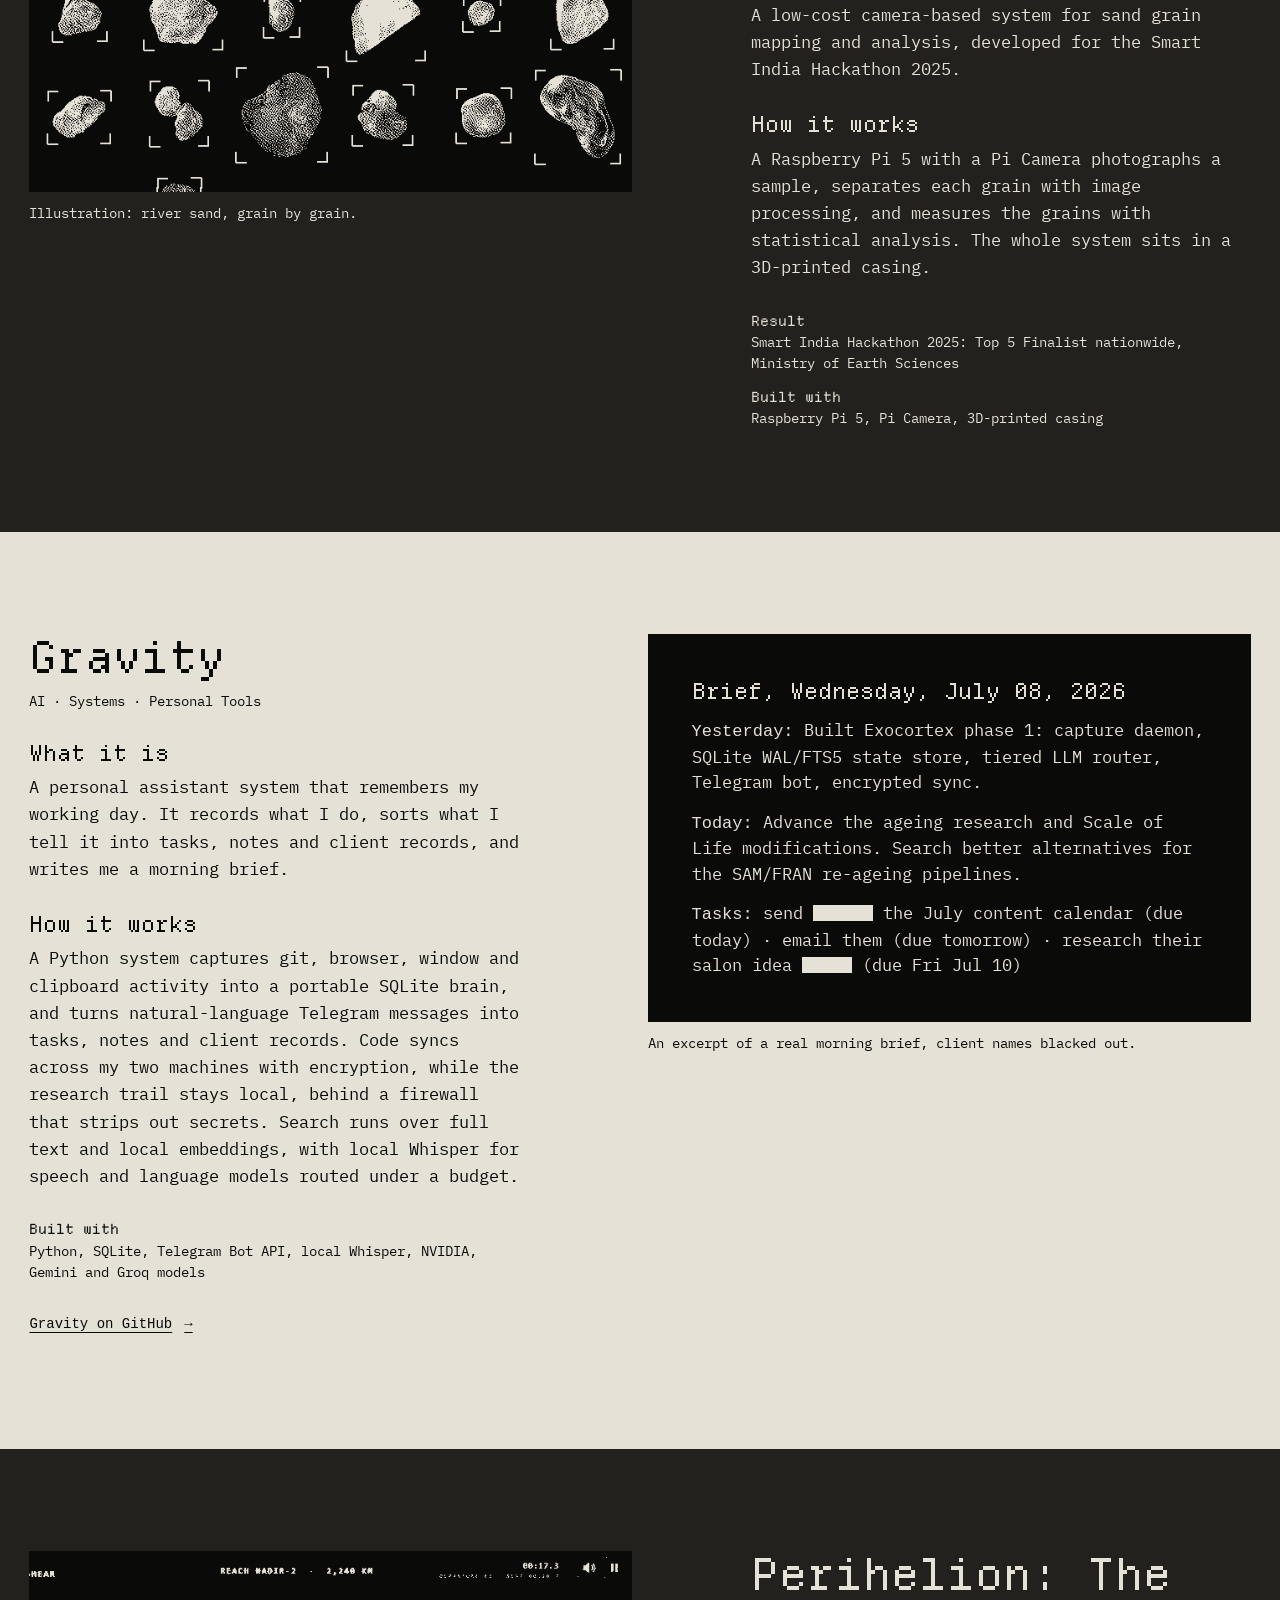
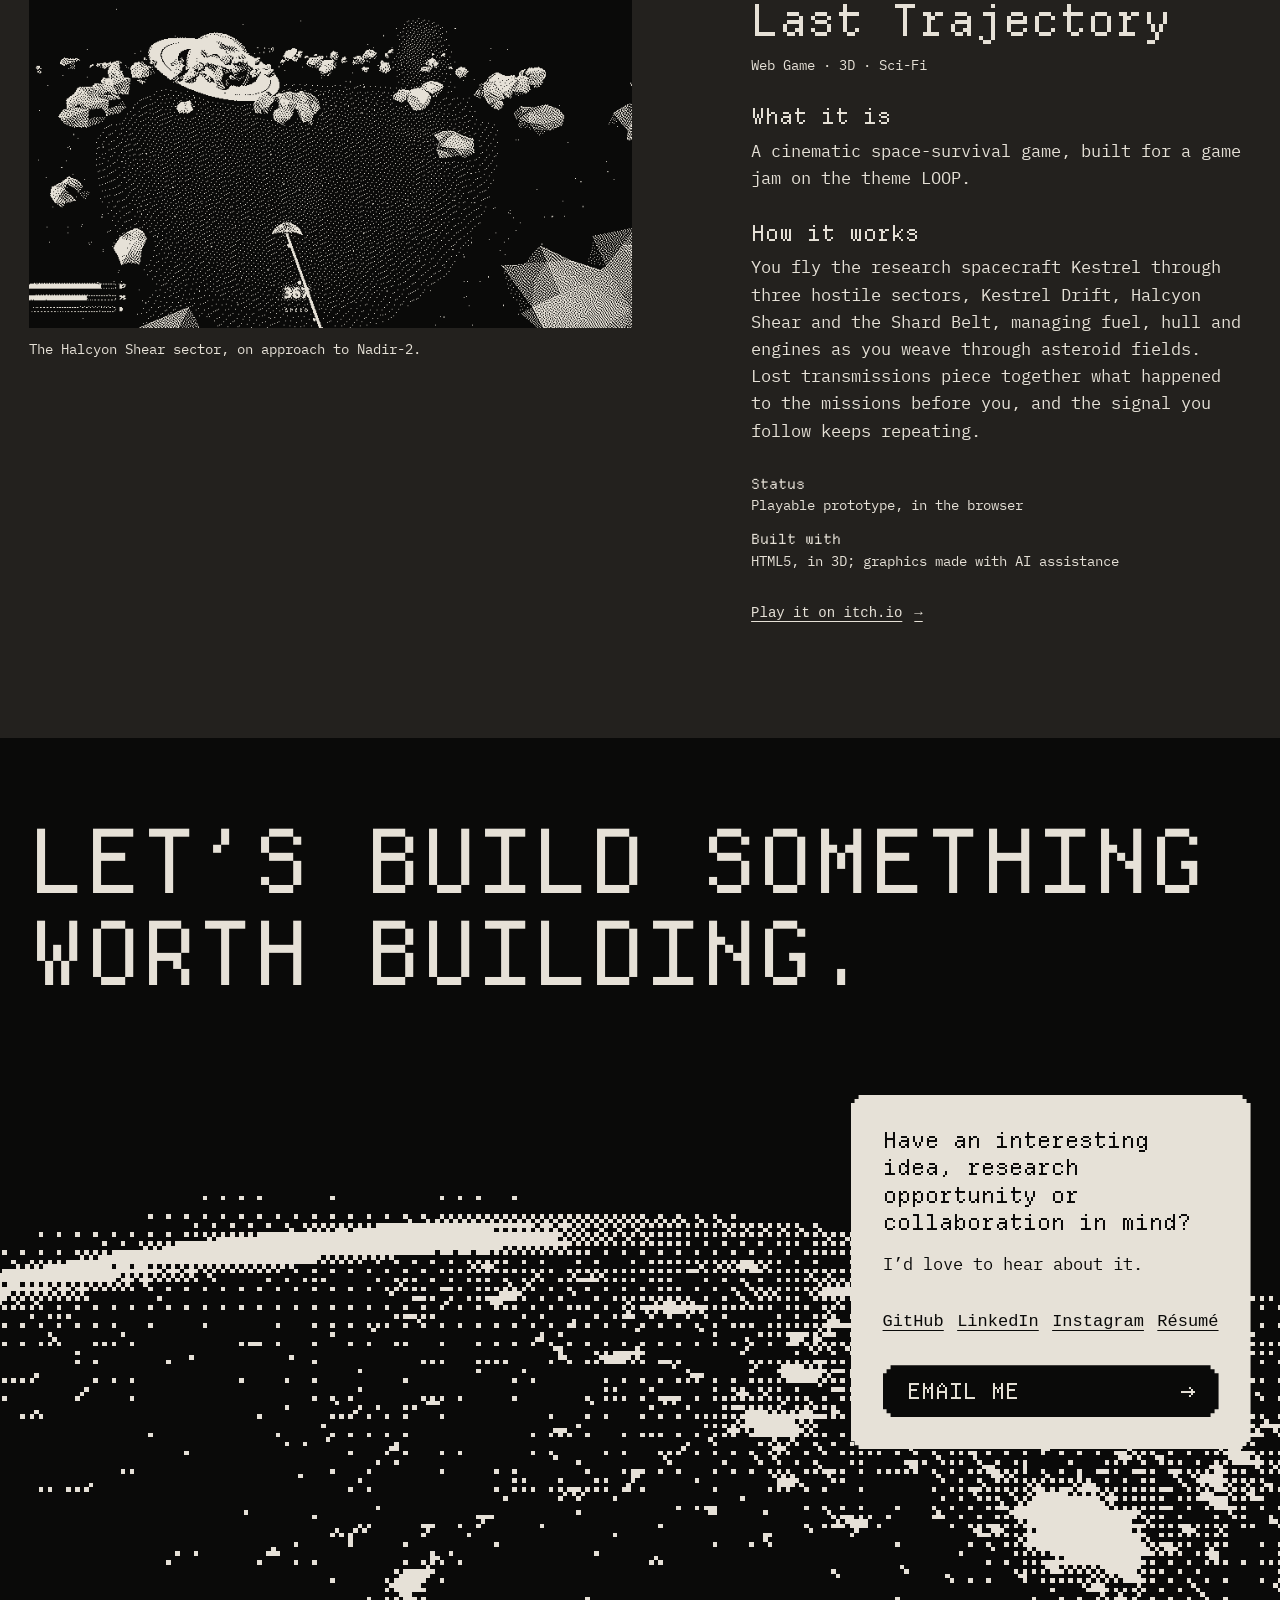
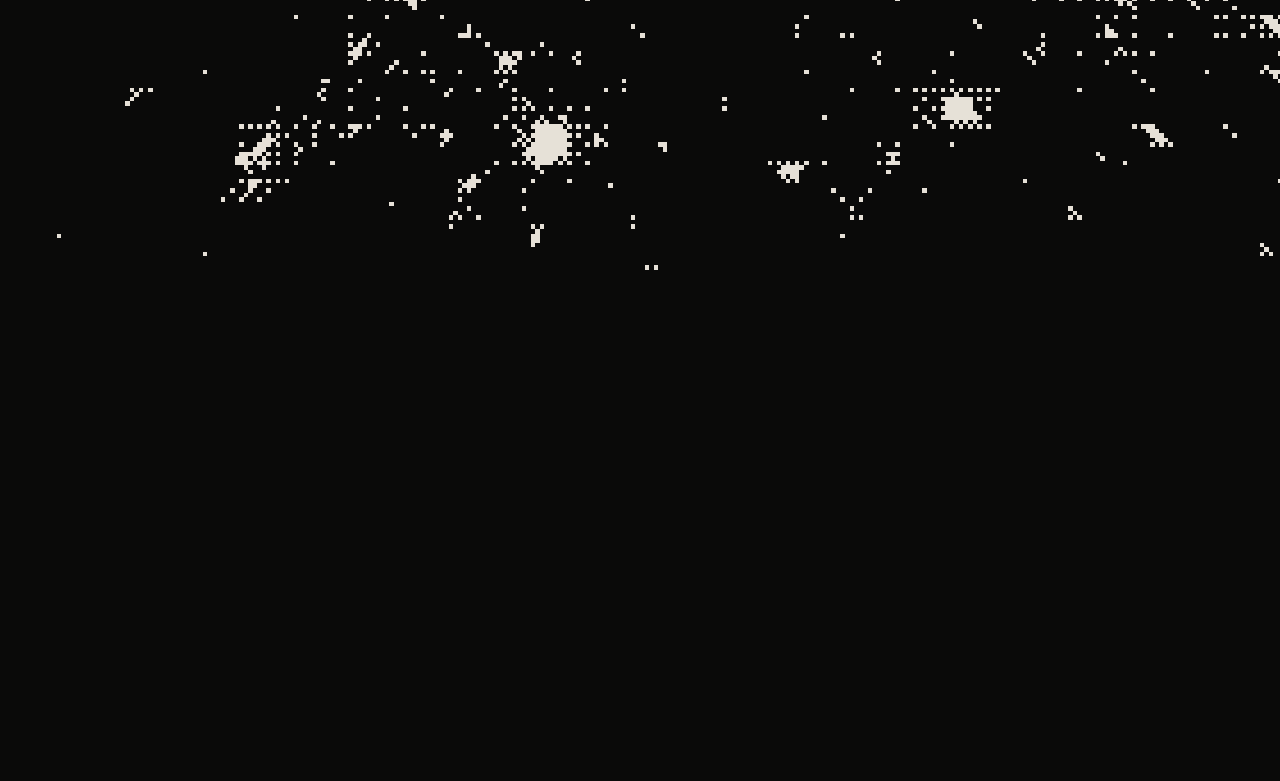
<file: projects.html>
<!doctype html>
<html lang="en">
<head>
  <meta charset="utf-8">
  <meta name="viewport" content="width=device-width, initial-scale=1">
  <title>Projects: Siddhi Baluja</title>
  <meta name="description" content="Projects by Siddhi Baluja, from an ionospheric scintillation monitor to water ice at the lunar south pole.">
  <meta name="theme-color" content="#0a0a09">
  <meta name="color-scheme" content="dark">
  <meta property="og:title" content="Siddhi Baluja: Research. Build. Create. Repeat.">
  <meta property="og:description" content="A space-tech enthusiast, interdisciplinary researcher and builder turning curiosity into real-world solutions.">
  <meta property="og:type" content="website">
  <link rel="icon" href="data:image/svg+xml,%3Csvg xmlns='http://www.w3.org/2000/svg' viewBox='0 0 32 32'%3E%3Crect width='32' height='32' fill='%230a0a09'/%3E%3Cpath d='M16 3l2.6 10.4L29 16l-10.4 2.6L16 29l-2.6-10.4L3 16l10.4-2.6z' fill='%23e6e1d7'/%3E%3C/svg%3E">
  <link rel="preload" href="assets/fonts/DepartureMono-Regular.woff2" as="font" type="font/woff2" crossorigin>
  <link rel="preload" href="assets/fonts/ibm-plex-mono-400.woff2" as="font" type="font/woff2" crossorigin>
  <link rel="stylesheet" href="css/styles.css">
</head>
<body id="top">
<a class="skip" href="#ionwatch">Skip to content</a>
<canvas id="sky" aria-hidden="true"></canvas>

<header class="bar">
  <a class="brand" href="index.html" aria-label="Siddhi Baluja, home">
    <svg viewBox="0 0 32 32" aria-hidden="true"><path d="M16 1l2.4 12.6L31 16l-12.6 2.4L16 31l-2.4-12.6L1 16l12.6-2.4z"/></svg>
    <span>Siddhi Baluja</span>
  </a>
  <button class="menu-btn" id="menuBtn" aria-expanded="false" aria-controls="siteNav">Menu</button>
  <nav id="siteNav" aria-label="Sections">
    <a href="index.html">Home</a>
    <a href="index.html#about">About</a>
    <a href="projects.html" class="here" aria-current="page">Projects</a>
    <a href="index.html#milestones">Milestones</a>
    <a href="index.html#experience">Experience</a>
    <a href="#contact">Contact</a>
  </nav>
  <div class="win" role="group" aria-label="Window controls">
    <button id="winMax" aria-label="Full screen"><svg viewBox="0 0 16 16" aria-hidden="true"><path d="M2 2h12v12H2zM4 4v8h8V4z" fill-rule="evenodd"/></svg></button>
    <button id="winMin" aria-label="Freeze all motion" aria-pressed="false"><svg viewBox="0 0 16 16" aria-hidden="true"><path d="M2 12h12v2H2z"/></svg></button>
    <button id="winOff" aria-label="Switch the screen off"><svg viewBox="0 0 16 16" aria-hidden="true"><path d="M2 2h2v2h2v2h4V4h2V2h2v2h-2v2h-2v4h2v2h2v2h-2v-2h-2v-2H6v2H4v2H2v-2h2v-2h2V6H4V4H2z"/></svg></button>
  </div>
</header>

<main>
  <section class="phead" id="projects-top">
    <h1>Projects</h1>
    <nav class="jump" aria-label="Projects on this page">
      <ol>
        <li><a href="#ionwatch"><img src="assets/art/ionwatch.png" width="1440" height="900" alt=""><span>IonWatch</span></a></li>
        <li><a href="#gnss"><img src="assets/art/gnss.png" width="1440" height="900" alt=""><span>GNSS Guardian</span></a></li>
        <li><a href="#trishul"><img src="assets/art/trishul.png" width="1440" height="900" alt=""><span>Trishul Net</span></a></li>
        <li><a href="#lunar"><img src="assets/art/lunar.png" width="1440" height="900" alt=""><span>Lunar Ice</span></a></li>
        <li><a href="#sand"><img src="assets/art/sand.png" width="1440" height="900" alt=""><span>Sand Grain</span></a></li>
        <li><a href="#gravity"><span class="tb" aria-hidden="true">&gt; brief_</span><span>Gravity</span></a></li>
        <li><a href="#perihelion"><img src="assets/art/perihelion.png" width="1440" height="900" alt=""><span>Perihelion</span></a></li>
      </ol>
    </nav>
  </section>

  <article class="case tone" id="ionwatch">
    <figure class="case-pic rv">
      <img src="assets/art/ionwatch.png" width="1440" height="900" alt="An aurora curling over the Earth’s limb, seen from the International Space Station.">
      <figcaption>An aurora over the Earth’s limb, seen from the ISS.</figcaption>
    </figure>
    <div class="case-text">
      <h2 class="rv">IonWatch</h2>
      <p class="cat rv">Space Technology · AI/ML · Research</p>
      <h3 class="rv">What it is</h3>
      <p class="rv">An ionospheric scintillation monitoring system designed to provide insights into space weather disturbances. It grew into an incubated startup.</p>
      <h3 class="rv">How it works</h3>
      <p class="rv">A low-cost station, a NavIC/GNSS receiver on a Raspberry Pi, watches satellite signals as they pass through the ionosphere. It computes the S4 and phase scintillation indices, the standard measures of how much a signal flickers, through Solar Cycle 25. An offline pipeline turns recorded sessions into per-minute indices, fade events and plots.</p>
      <dl class="rv">
          <div><dt>Result</dt><dd>IDE Bootcamp 2026 (AICTE &amp; MoE’s Innovation Cell): Winner, Best Performing Team and Pitch Excellence Award</dd></div>
          <div><dt>Built with</dt><dd>NavIC/GNSS receiver, Raspberry Pi, Python</dd></div>
      </dl>
        <a class="more" href="https://github.com/sidgodcyber/ionwatch" rel="noopener">IonWatch on GitHub <span class="arrow" aria-hidden="true">→</span></a>
    </div>
  </article>
  <article class="case paper flip" id="gnss">
    <figure class="case-pic rv">
      <img src="assets/art/gnss.png" width="1440" height="900" alt="Himalayan terrain from orbit, with feature points tracked across it by optical flow." loading="lazy">
      <figcaption>Illustration: Himalayan terrain with tracked feature points.</figcaption>
    </figure>
    <div class="case-text">
      <h2 class="rv">GNSS Guardian</h2>
      <p class="cat rv">Autonomous Systems · Computer Vision · IoT</p>
      <h3 class="rv">What it is</h3>
      <p class="rv">A GPS-denied drone navigation system that uses optical flow and visual terrain mapping to navigate when satellite signals become unreliable.</p>
      <h3 class="rv">How it works</h3>
      <p class="rv">A Raspberry Pi 4 edge module watches the health of every satellite signal: per-satellite signal-strength baselines, fix quality and sudden jumps in position, with a state machine that avoids false alarms. When it detects jamming or spoofing, it falls back to a downward camera to guide the drone home. Optical-flow odometry runs at 30 fps on the Pi, and a camera-versus-GNSS cross-check flags slow spoofs. On hardware, it detected jamming in about two seconds.</p>
      <dl class="rv">
          <div><dt>Result</dt><dd>SGU HackX 1.0 (SDGI Global University, Oct 2026): Second Position among 70 teams, ₹11,000 cash prize</dd></div>
          <div><dt>Built with</dt><dd>Raspberry Pi 4, Quectel L86 GNSS, Pi Camera, Python; Shi–Tomasi and Lucas–Kanade tracking, ORB keyframes</dd></div>
          <div><dt>Tested on</dt><dd>A handheld rig carrying the module</dd></div>
      </dl>
        <a class="more" href="https://github.com/sidgodcyber/gnss-guardian" rel="noopener">GNSS Guardian on GitHub <span class="arrow" aria-hidden="true">→</span></a>
    </div>
  </article>
  <article class="case tone" id="trishul">
    <figure class="case-pic rv">
      <img src="assets/art/trishul.png" width="1440" height="900" alt="A seismic trace of a debris flow swelling over fifty minutes, above the trigger signal it set off." loading="lazy">
      <figcaption>A real debris flow at Illgraben, and the trigger it set off through a simulated sensor.</figcaption>
    </figure>
    <div class="case-text">
      <h2 class="rv">Trishul Net</h2>
      <p class="cat rv">Earth Sciences · Edge AI · IoT</p>
      <h3 class="rv">What it is</h3>
      <p class="rv">A low-cost early-warning network for flash floods and debris flows in the side valleys of Uttarakhand.</p>
      <h3 class="rv">How it works</h3>
      <p class="rv">Cheap sensor nodes on stable ground beside a stream sample ground vibration at 200 Hz, filter it to 5–45 Hz, and run a trigger and a small on-device classifier. A gateway checks that at least two nodes agree, that the upstream node fired first and that the speed is plausible, which rules out earthquakes. It then estimates the arrival time and sounds the village siren locally, with no internet needed. The models are trained and tested on real public debris-flow recordings from Illgraben, Switzerland.</p>
      <dl class="rv">
          <div><dt>Status</dt><dd>Research prototype, not a certified warning system</dd></div>
          <div><dt>Built with</dt><dd>ESP32-S3 sensor nodes and a gateway, Python</dd></div>
      </dl>
        <a class="more" href="https://github.com/sidgodcyber/trishul-net" rel="noopener">Trishul Net on GitHub <span class="arrow" aria-hidden="true">→</span></a>
    </div>
  </article>
  <article class="case paper flip" id="lunar">
    <figure class="case-pic rv">
      <img src="assets/art/lunar.png" width="1440" height="900" alt="A planned rover route across lunar south polar terrain into shadow, above three maps of radar, ice criteria and illumination." loading="lazy">
      <figcaption>Planned rover traverse to crater F2, with radar, ice and illumination maps.</figcaption>
    </figure>
    <div class="case-text">
      <h2 class="rv">Lunar South-Pole Ice Detection</h2>
      <p class="cat rv">Space Technology · Geospatial · Research</p>
      <h3 class="rv">What it is</h3>
      <p class="rv">Water-ice detection and mission planning for crater F2 near the lunar south pole, built for the Bharatiya Antariksh Hackathon 2026.</p>
      <h3 class="rv">How it works</h3>
      <p class="rv">A five-stage Python pipeline runs over about 50 GB of NASA LOLA topography (10 m per pixel) and ISRO Chandrayaan-2 DFSAR polarimetric radar. It maps permanently shadowed regions, models illumination, detects ice, picks a landing site and plans a rover traverse. Ice is inferred from the circular polarization ratio, after showing that backscatter inversion can’t tell lunar ice from regolith, and every stage checks itself against published ground truth.</p>
      <dl class="rv">
          <div><dt>Findings</dt><dd>Landing Site A at −87.87°S, 82.66°E: 29.3% annual illumination, 5.1° mean slope, 14.6 km from F2. A planned rover traverse of 15.7 km.</dd></div>
          <div><dt>Built with</dt><dd>Python, rasterio, GDAL, NumPy, SciPy</dd></div>
      </dl>
        <a class="more" href="https://github.com/sidgodcyber/lunar-psr-ice-f2" rel="noopener">Lunar study on GitHub <span class="arrow" aria-hidden="true">→</span></a>
    </div>
  </article>
  <article class="case tone" id="sand">
    <figure class="case-pic rv">
      <img src="assets/art/sand.png" width="1440" height="900" alt="River sand grains laid out on black, each one marked by corner brackets." loading="lazy">
      <figcaption>Illustration: river sand, grain by grain.</figcaption>
    </figure>
    <div class="case-text">
      <h2 class="rv">Sand Grain Mapping System</h2>
      <p class="cat rv">Computer Vision · Edge AI · Earth Sciences</p>
      <h3 class="rv">What it is</h3>
      <p class="rv">A low-cost camera-based system for sand grain mapping and analysis, developed for the Smart India Hackathon 2025.</p>
      <h3 class="rv">How it works</h3>
      <p class="rv">A Raspberry Pi 5 with a Pi Camera photographs a sample, separates each grain with image processing, and measures the grains with statistical analysis. The whole system sits in a 3D-printed casing.</p>
      <dl class="rv">
          <div><dt>Result</dt><dd>Smart India Hackathon 2025: Top 5 Finalist nationwide, Ministry of Earth Sciences</dd></div>
          <div><dt>Built with</dt><dd>Raspberry Pi 5, Pi Camera, 3D-printed casing</dd></div>
      </dl>
    </div>
  </article>
  <article class="case paper flip" id="gravity">
    <figure class="case-pic rv">
      <div class="brief" data-ui role="img" aria-label="An excerpt of a real morning brief from Gravity, with client names blacked out.">
          <p class="b-head">Brief, Wednesday, July 08, 2026</p>
          <p><b>Yesterday:</b> Built Exocortex phase 1: capture daemon, SQLite WAL/FTS5 state store, tiered LLM router, Telegram bot, encrypted sync.</p>
          <p><b>Today:</b> Advance the ageing research and Scale of Life modifications. Search better alternatives for the SAM/FRAN re-ageing pipelines.</p>
          <p><b>Tasks:</b> send <i class="x w6"></i> the July content calendar (due today) · email them (due tomorrow) · research their salon idea <i class="x w5"></i> (due Fri Jul 10)</p>
        </div>
      <figcaption>An excerpt of a real morning brief, client names blacked out.</figcaption>
    </figure>
    <div class="case-text">
      <h2 class="rv">Gravity</h2>
      <p class="cat rv">AI · Systems · Personal Tools</p>
      <h3 class="rv">What it is</h3>
      <p class="rv">A personal assistant system that remembers my working day. It records what I do, sorts what I tell it into tasks, notes and client records, and writes me a morning brief.</p>
      <h3 class="rv">How it works</h3>
      <p class="rv">A Python system captures git, browser, window and clipboard activity into a portable SQLite brain, and turns natural-language Telegram messages into tasks, notes and client records. Code syncs across my two machines with encryption, while the research trail stays local, behind a firewall that strips out secrets. Search runs over full text and local embeddings, with local Whisper for speech and language models routed under a budget.</p>
      <dl class="rv">
          <div><dt>Built with</dt><dd>Python, SQLite, Telegram Bot API, local Whisper, NVIDIA, Gemini and Groq models</dd></div>
      </dl>
        <a class="more" href="https://github.com/sidgodcyber/gravity" rel="noopener">Gravity on GitHub <span class="arrow" aria-hidden="true">→</span></a>
    </div>
  </article>
  <article class="case tone" id="perihelion">
    <figure class="case-pic rv">
      <img src="assets/art/perihelion.png" width="1440" height="900" alt="Gameplay from Perihelion: a spacecraft flies through an asteroid field towards a ringed planet, with fuel and hull readouts on screen." loading="lazy">
      <figcaption>The Halcyon Shear sector, on approach to Nadir-2.</figcaption>
    </figure>
    <div class="case-text">
      <h2 class="rv">Perihelion: The Last Trajectory</h2>
      <p class="cat rv">Web Game · 3D · Sci-Fi</p>
      <h3 class="rv">What it is</h3>
      <p class="rv">A cinematic space-survival game, built for a game jam on the theme LOOP.</p>
      <h3 class="rv">How it works</h3>
      <p class="rv">You fly the research spacecraft Kestrel through three hostile sectors, Kestrel Drift, Halcyon Shear and the Shard Belt, managing fuel, hull and engines as you weave through asteroid fields. Lost transmissions piece together what happened to the missions before you, and the signal you follow keeps repeating.</p>
      <dl class="rv">
          <div><dt>Status</dt><dd>Playable prototype, in the browser</dd></div>
          <div><dt>Built with</dt><dd>HTML5, in 3D; graphics made with AI assistance</dd></div>
      </dl>
        <a class="more" href="https://sidgodcyber.itch.io/perihelion-the-last-trajectory" rel="noopener">Play it on itch.io <span class="arrow" aria-hidden="true">→</span></a>
    </div>
  </article>

  <div class="curtain">
    <!-- CONTACT -->
    <section class="contact" id="contact" data-section="contact">
      <h2 class="rv">Let’s build something<br>worth building.</h2>
      <div class="visit">
        <img class="clip-still" src="assets/art/clip-still.png" width="1440" height="720" alt="The aurora and city lights at night, seen from the International Space Station." loading="lazy">
        <video id="clip" muted loop playsinline preload="none" poster="assets/art/clip-still.png" aria-label="The aurora and city lights at night, filmed from the International Space Station.">
          <source src="assets/art/aurora-pass.webm" type="video/webm">
        </video>
        <canvas id="clipBits" width="360" height="180" aria-hidden="true"></canvas>
        <div class="card">
          <p class="card-lead">Have an interesting idea, research opportunity or collaboration in mind?</p>
          <p>I’d love to hear about it.</p>
          <ul>
            <li><a href="https://github.com/sidgodcyber" rel="noopener">GitHub</a></li>
            <li><a href="https://www.linkedin.com/in/siddhi-baluja-b248742b6/" rel="noopener">LinkedIn</a></li>
            <li><a href="https://www.instagram.com/sidddhiii._" rel="noopener">Instagram</a></li>
            <li><a href="assets/resume/Siddhi-Baluja-Resume.pdf" download="Siddhi-Baluja-Resume.pdf">Résumé</a></li>
          </ul>
          <a class="btn dark" href="mailto:siddhibaluja06@gmail.com?subject=An%20idea%20worth%20building">Email Me <span class="arrow" aria-hidden="true">→</span></a>
        </div>
      </div>
    </section>

    <footer class="back">
      <div class="back-top">
        <div>
          <p class="sign">Somewhere between curiosity and the unknown.</p>
          <a class="mail" href="mailto:siddhibaluja06@gmail.com">siddhibaluja06@gmail.com</a>
        </div>
        <img class="stamp" src="assets/art/earthrise.png" width="960" height="1280" alt="Earth rising over the Moon, as a postage stamp." loading="lazy">
      </div>
      <p class="name" aria-hidden="true">Siddhi Baluja</p>
      <details>
        <summary>Picture credits</summary>
        <ul class="credits">
          <li><a href="https://commons.wikimedia.org/w/index.php?curid=15545487" rel="noopener">First Quarter</a>, NASA Goddard Space Flight Center, CC BY 2.0</li>
          <li><a href="https://commons.wikimedia.org/w/index.php?curid=194634679" rel="noopener">Earthrise</a>, NASA Goddard Photo and Video, CC BY 2.0</li>
          <li><a href="https://www.rawpixel.com/image/8718058/photo-image-clouds-space-public-domain" rel="noopener">Aurora Australis Observed</a>, NASA, CC0</li>
          <li><a href="https://commons.wikimedia.org/wiki/File:Himalayas.jpg" rel="noopener">Himalayas</a>, NASA, public domain</li>
          <li><a href="https://commons.wikimedia.org/w/index.php?curid=73250222" rel="noopener">River sand grains</a>, Alexander Klepnev, CC BY 4.0</li>
          <li><a href="https://commons.wikimedia.org/wiki/File:Aurora_Borealis_Pass_over_the_United_States_at_Night.ogv" rel="noopener">Aurora Borealis Pass over the United States at Night</a>, ISS Expedition 29 crew, public domain</li>
          <li>Lunar maps and the Trishul Net trace come from Siddhi’s own studies of NASA LOLA, ISRO Chandrayaan-2 and Illgraben seismic data.</li>
          <li>Pictures are dithered to one bit. Departure Mono by Helena Zhang and IBM Plex Mono by IBM, SIL Open Font License.</li>
        </ul>
      </details>
      <p class="imprint">© 2026 Siddhi Baluja</p>
    </footer>
  </div>
</main>

<div class="crt" id="crt" hidden>
  <button class="btn" id="crtOn">Switch back on</button>
</div>

<script src="js/main.js"></script>
</body>
</html>
</file>
<file: css/styles.css>
/* ═══════════════════════════════════════════════════════════════
   Siddhi Baluja — portfolio v3, "the mission terminal"
   Two inks and a star: bone on near-black, one gold accent.
   DESIGN.md is the spec; change that first.
   ═══════════════════════════════════════════════════════════════ */

@font-face{font-family:"Departure Mono";src:url(../assets/fonts/DepartureMono-Regular.woff2) format("woff2");font-weight:400;font-display:swap}
@font-face{font-family:"IBM Plex Mono";src:url(../assets/fonts/ibm-plex-mono-400.woff2) format("woff2");font-weight:400;font-display:swap}
@font-face{font-family:"IBM Plex Mono";src:url(../assets/fonts/ibm-plex-mono-500.woff2) format("woff2");font-weight:500;font-display:swap}
@font-face{font-family:"IBM Plex Mono";src:url(../assets/fonts/ibm-plex-mono-ext-400.woff2) format("woff2");font-weight:400 500;font-display:swap;unicode-range:U+20B9}

:root{
  --ground:#0a0a09;
  --tone:#171614;
  --tone-2:#23211e;
  --bone:#e6e1d7;
  --bone-2:#d6d1c6;
  --soft:#bdb7ab;
  --soft-dark:#46423b;
  --star:#f2b92f;

  --pixel:"Departure Mono","IBM Plex Mono",ui-monospace,Menlo,Consolas,monospace;
  --text:"IBM Plex Mono",ui-monospace,Menlo,Consolas,monospace;

  /* five sizes; Departure Mono is drawn on an 11px grid, so its steps are multiples of 11 */
  --t-giant:clamp(26px,7.15vw,110px);
  --t-display:33px;
  --t-head:33px;
  --t-sub:22px;
  --t-body:17px;
  --t-small:14px;

  --m:clamp(16px,2.3vw,32px);
  --bar:64px;
  --gap:clamp(96px,13vw,192px);
  --tab:52px;

  --c:8px;
  --s:4px;
  --steps:polygon(0 var(--c),var(--s) var(--c),var(--s) var(--s),var(--c) var(--s),var(--c) 0,calc(100% - var(--c)) 0,calc(100% - var(--c)) var(--s),calc(100% - var(--s)) var(--s),calc(100% - var(--s)) var(--c),100% var(--c),100% calc(100% - var(--c)),calc(100% - var(--s)) calc(100% - var(--c)),calc(100% - var(--s)) calc(100% - var(--s)),calc(100% - var(--c)) calc(100% - var(--s)),calc(100% - var(--c)) 100%,var(--c) 100%,var(--c) calc(100% - var(--s)),var(--s) calc(100% - var(--s)),var(--s) calc(100% - var(--c)),0 calc(100% - var(--c)));
}
@media (min-width:600px){:root{--t-display:44px;--t-head:33px}}
@media (min-width:900px){:root{--t-display:55px;--t-head:44px}}
@media (min-width:1400px){:root{--t-display:66px}}
@media (min-width:1720px){:root{--t-display:77px}}

*,*::before,*::after{box-sizing:border-box}
html{scroll-behavior:smooth;scroll-padding-top:calc(var(--bar) + 24px);-webkit-text-size-adjust:100%}
body{margin:0;background:var(--ground);color:var(--bone);font:400 var(--t-body)/1.6 var(--text);overflow-x:clip}
img,video,canvas,svg{display:block;max-width:100%}
img{height:auto}
a{color:inherit}
p{margin:0;text-wrap:pretty}
ul,ol{margin:0;padding:0;list-style:none}
dl,dd,figure,blockquote{margin:0}
h1,h2,h3{margin:0;font-family:var(--pixel);font-weight:400;line-height:1.08;text-wrap:balance}
button{font:inherit;color:inherit;background:none;border:0;padding:0;cursor:pointer}
::selection{background:var(--star);color:var(--ground)}
:focus-visible{outline:3px solid var(--star);outline-offset:3px}

.skip{position:fixed;left:var(--m);top:-80px;z-index:60;padding:10px 16px;background:var(--bone);color:var(--ground);transition:top .15s steps(3)}
.skip:focus-visible{top:12px}
#sky{position:fixed;inset:0;width:100%;height:100%;z-index:0;pointer-events:none}
main{position:relative;z-index:1}

/* ── The bar ─────────────────────────────────────────────── */
.bar{position:sticky;top:0;z-index:40;height:var(--bar);display:flex;align-items:center;justify-content:space-between;gap:24px;padding:0 var(--m);background:var(--ground)}
.brand{display:flex;align-items:center;gap:12px;font:400 var(--t-sub)/1 var(--pixel);text-transform:uppercase;text-decoration:none;white-space:nowrap}
.brand svg{width:28px;height:28px;fill:currentColor;transition:transform .5s steps(8)}
.brand:hover svg{transform:rotate(90deg)}
#siteNav{display:flex;gap:clamp(14px,2.6vw,40px);font-size:var(--t-small);text-transform:uppercase}
#siteNav a{position:relative;padding:8px 2px;text-decoration:none;white-space:nowrap}
#siteNav a::before,#siteNav a::after{position:absolute;top:8px;opacity:0;transition:opacity .12s steps(2),transform .12s steps(2)}
#siteNav a::before{content:"[";left:-12px;transform:translateX(5px)}
#siteNav a::after{content:"]";right:-12px;transform:translateX(-5px)}
#siteNav a:hover::before,#siteNav a:hover::after,#siteNav a.here::before,#siteNav a.here::after{opacity:1;transform:none}
.win{display:flex;gap:6px}
.win button{width:32px;height:32px;display:grid;place-items:center;transition:background .1s steps(2),color .1s steps(2)}
.win svg{width:16px;height:16px;fill:currentColor}
.win button:hover,.win button[aria-pressed="true"]{background:var(--bone);color:var(--ground)}
.menu-btn{display:none;min-height:44px;padding:0 12px;font-size:var(--t-small);text-transform:uppercase}

/* ── Buttons ─────────────────────────────────────────────── */
.btn{display:inline-flex;align-items:center;gap:14px;min-height:52px;padding:0 24px;background:var(--bone);color:var(--ground);font:400 var(--t-sub)/1 var(--pixel);text-transform:uppercase;text-decoration:none;white-space:nowrap;clip-path:var(--steps);transition:transform .1s steps(2),background .1s steps(2),color .1s steps(2)}
.btn.alt{background:var(--tone-2);color:var(--bone)}
.btn.dark{background:var(--ground);color:var(--bone)}
.btn:hover{background:var(--star);color:var(--ground)}
.btn:active{transform:translateY(2px)}
.arrow{display:inline-block;transition:transform .16s steps(3)}
a:hover>.arrow{transform:translateX(5px)}

/* ── Hero ────────────────────────────────────────────────── */
.hero{position:relative;min-height:calc(100svh - var(--bar));padding:clamp(40px,8vh,88px) var(--m) 0;overflow:hidden;display:grid;grid-template-columns:repeat(12,minmax(0,1fr));column-gap:16px;align-content:start}
.hero-copy{grid-column:1/8;position:relative;z-index:3}
.hello{font-size:var(--t-sub);margin-bottom:20px}
.hello::before,.prompt::before{content:">\00a0";}
.hello::after,.prompt::after{content:"_";animation:blink 1.1s steps(1) infinite}
@keyframes blink{50%{opacity:0}}
h1{font-size:var(--t-display);line-height:1.06;text-transform:uppercase;white-space:nowrap}
.lede{max-width:33em;margin-top:24px;font-size:clamp(17px,1.4vw,20px);line-height:1.5}
.actions{display:flex;flex-wrap:wrap;gap:16px;margin-top:32px}
.astro{position:absolute;z-index:2;left:max(51%,calc(var(--t-display)*10.3 + 72px));top:clamp(24px,7vh,72px);width:min(23vw,46vh);cursor:grab;touch-action:none;will-change:transform}
.astro:active{cursor:grabbing}
.astro:focus-visible{outline-offset:-4px}
.astro-float{position:relative;animation:float 9s ease-in-out infinite}
@keyframes float{0%,100%{transform:translate(0,0) rotate(-1.5deg)}50%{transform:translate(0,-16px) rotate(1.5deg)}}
.astro img{width:100%;user-select:none;-webkit-user-drag:none}
.astro-colour{position:absolute;inset:0;opacity:0;transition:opacity .2s steps(4)}
.astro.held .astro-colour{opacity:1}
.fig{position:absolute;z-index:3;right:var(--m);top:clamp(24px,5vh,48px);width:clamp(236px,20vw,320px)}
.fig-window{position:relative;padding:12px 14px 10px;background:var(--ground);border:2px solid var(--bone)}
.fig figcaption{font-size:var(--t-small);line-height:1.3}
.fig-stack{position:relative;aspect-ratio:880/560;margin:2px -6px 0}
.fig-stack img{position:absolute;inset:0;width:100%;opacity:0;transition:opacity .24s steps(4)}
.fig-stack img.on{opacity:1}
.fig-no{display:block;text-align:right;font-size:var(--t-small);line-height:1}
.fig-tabs{display:flex;justify-content:flex-end;gap:10px;margin-top:10px}
.fig-tabs button{width:60px;height:44px;padding:0;background:var(--ground);border:2px solid var(--soft-dark);overflow:hidden;transition:border-color .1s steps(2)}
.fig-tabs img{width:100%;height:100%;object-fit:cover}
.fig-tabs button:hover,.fig-tabs button.on{border-color:var(--bone)}
.limb{position:absolute;z-index:1;left:0;right:0;bottom:0;width:100%;min-width:900px;max-width:none;height:auto;pointer-events:none;transform:translateY(17%)}

/* ── About ───────────────────────────────────────────────── */
.about{display:grid;grid-template-columns:repeat(12,minmax(0,1fr));column-gap:16px;align-items:start;padding:var(--gap) var(--m) 0}
.poster{grid-column:1/5;position:relative;aspect-ratio:5/6;background:var(--ground);border:2px solid var(--bone);overflow:hidden}
.poster-ring{position:absolute;left:0;top:1%;width:100%}
.poster-moon{position:absolute;left:0;right:0;bottom:0;width:100%}
.poster blockquote{position:absolute;inset:0;z-index:2;padding:6% 7%}
.poster p{height:100%;display:flex;flex-direction:column;justify-content:flex-end;gap:.15em;padding-bottom:24%;font:400 clamp(17px,1.53vw,22px)/1.3 var(--pixel);text-transform:uppercase}
.poster span{display:block}
.poster .r{text-align:right}
.poster .c{text-align:center}
.poster .c2{padding-left:24%}
.poster .r2{text-align:right}
.poster p span:nth-child(1),.poster p span:nth-child(2){position:absolute;top:13%}
.poster p span:nth-child(1){left:9%}
.poster p span:nth-child(2){right:9%}
.about-copy{grid-column:6/11}
.about-copy h2,.experience h2{font-size:var(--t-head);margin-bottom:24px}
.about-copy h3{font-size:var(--t-sub);margin-bottom:20px;line-height:1.25}
.about-copy p+p{margin-top:1em}
.orbits{grid-column:11/13;width:100%;color:var(--bone);margin-top:24px}
.sat{offset-path:path("M 150 45 C 192 100 170 250 60 290 C 10 300 10 230 60 150 C 90 90 130 30 150 45 Z");animation:orbit 16s linear infinite}
@keyframes orbit{to{offset-distance:100%}}

/* ── Areas: the whole field turns over ───────────────────── */
.areas{margin-top:var(--gap);padding:clamp(64px,8vw,120px) var(--m);background:var(--bone);color:var(--ground)}
.areas h2{font-size:clamp(33px,6.9vw,99px);line-height:1;margin-bottom:clamp(40px,5vw,72px)}
.areas li{display:grid;grid-template-columns:repeat(12,minmax(0,1fr));column-gap:16px;align-items:center;padding:clamp(18px,2vw,28px) 16px;margin:0 -16px;transition:background .1s steps(2),color .1s steps(2)}
.areas li+li{margin-top:6px}
.areas li:nth-child(odd){background:var(--bone-2)}
.areas li:hover{background:var(--ground);color:var(--bone)}
.areas h3{grid-column:1/7;font-size:var(--t-head);line-height:1.1}
.areas p{grid-column:7/13}

/* ── Projects: the filing cabinet ────────────────────────── */
.projects{padding-top:var(--gap)}
.projects>h2{font-size:var(--t-head);margin:0 var(--m) 32px}
.folder{position:sticky;top:var(--bar)}
.tabline{position:relative;height:var(--tab);margin:0 var(--m);pointer-events:none}
.tab{position:absolute;bottom:0;left:calc(var(--i)*100%/7);width:calc(100%/7 - 6px);height:100%;display:flex;align-items:center;padding:0 12px;font:400 var(--t-small)/1 var(--pixel);text-decoration:none;white-space:nowrap;pointer-events:auto;clip-path:polygon(0 100%,0 var(--c),var(--s) var(--c),var(--s) var(--s),var(--c) var(--s),var(--c) 0,calc(100% - 24px) 0,calc(100% - 24px) 6px,calc(100% - 18px) 6px,calc(100% - 18px) 12px,calc(100% - 12px) 12px,calc(100% - 12px) 18px,calc(100% - 6px) 18px,calc(100% - 6px) 24px,100% 24px,100% 100%);transition:padding .1s steps(2)}
.tab:hover{padding-left:16px}
@media (min-width:1400px){.tab{font-size:var(--t-body)}}
.folder.tone .tab{background:var(--tone-2);color:var(--bone)}
.folder.paper .tab{background:var(--bone);color:var(--ground)}
.folder-body{min-height:calc(100svh - var(--bar) - var(--tab));display:grid;grid-template-columns:repeat(12,minmax(0,1fr));column-gap:16px;align-content:center;align-items:center;padding:clamp(24px,4vh,48px) var(--m)}
.folder.tone .folder-body{background:var(--tone-2)}
.folder.paper .folder-body{background:var(--bone);color:var(--ground)}
.folder-pic{grid-column:1/8}
.folder-pic img{width:100%;aspect-ratio:16/10;object-fit:cover}
.folder-pic figcaption{margin-top:10px;font-size:var(--t-small)}
.folder-text{grid-column:9/13}
.folder-text h3{font-size:var(--t-head);line-height:1.05}
.cat{margin-top:12px;font-size:var(--t-small);line-height:1.4}
.folder-text>p:not(.cat){margin-top:24px}
.folder-text .more{margin-right:24px}
.folder-text dl{margin-top:24px}
.folder-text dl div+div{margin-top:12px}
.folder-text dt{font-family:var(--pixel);font-size:var(--t-small)}
.folder-text dd{font-size:var(--t-small);line-height:1.5}
.more{display:inline-flex;gap:12px;align-items:center;min-height:44px;margin-top:20px;font:400 var(--t-small)/1.2 var(--text);font-weight:500;text-underline-offset:4px}

/* Gravity's artefact: a real brief, set as what it is */
.brief{aspect-ratio:16/10;display:flex;flex-direction:column;justify-content:center;gap:14px;padding:clamp(20px,3.4vw,48px);background:var(--ground);color:var(--bone);font-size:var(--t-body);line-height:1.5}
.b-head{font:400 var(--t-sub)/1.2 var(--pixel)}
.folder .brief{gap:24px;font:400 var(--t-sub)/1.4 var(--pixel)}
.folder .brief b{font-weight:400}
.folder .b-head{font-size:var(--t-head)}
.brief b{font-weight:500}
.brief .x{display:inline-block;height:.95em;vertical-align:-.1em;background:var(--bone)}
.brief .w5{width:5ch}.brief .w6{width:6ch}

/* the live thing: an S4 readout you can disturb */
.scope{background:var(--ground);color:var(--bone)}
.scope img{aspect-ratio:16/6.4!important}
.scope canvas{width:100%;height:auto;image-rendering:pixelated;background:var(--ground)}
/* desktop: the scope fits the same 16:10 frame as every other plate, so its folder fits the window */
@media (min-width:1100px){
  .scope{display:flex;flex-direction:column;aspect-ratio:16/10}
  .scope img{flex:1 1 0;min-height:0;height:auto;aspect-ratio:auto!important}
  .scope canvas{flex:none;height:clamp(64px,22%,150px)}
}
@media (min-width:1100px) and (max-height:760px){.folder-body{padding-block:14px}}
.s4{display:grid;grid-template-columns:minmax(0,1fr) auto;gap:4px 24px;align-items:center;padding:12px 16px 14px}
.s4 label{font-size:var(--t-small);grid-column:1}
.s4 input{grid-column:1;width:100%;height:44px;margin:0;appearance:none;-webkit-appearance:none;background:none;cursor:ew-resize}
.s4 input::-webkit-slider-runnable-track{height:6px;background:var(--tone-2)}
.s4 input::-moz-range-track{height:6px;background:var(--tone-2)}
.s4 input::-webkit-slider-thumb{-webkit-appearance:none;width:22px;height:30px;margin-top:-12px;background:var(--bone);border:0;border-radius:0}
.s4 input::-moz-range-thumb{width:22px;height:30px;background:var(--bone);border:0;border-radius:0}
.s4 output{grid-column:2;grid-row:1/3;text-align:right;min-width:13em}
.s4 output b{display:block;font:400 var(--t-head)/1 var(--pixel);color:var(--star)}
.s4 output span{font-size:var(--t-small)}
.s4 p{grid-column:1/3;font-size:var(--t-small);line-height:1.35}

/* ── Projects page: the case files ───────────────────────── */
.phead{padding:clamp(48px,10vh,120px) var(--m) clamp(56px,8vw,112px)}
.phead h1{font-size:var(--t-display);text-transform:uppercase}
.phead .lede{max-width:34em;margin-top:20px;font-size:clamp(18px,1.6vw,22px);line-height:1.45}
.jump ol{display:grid;grid-template-columns:repeat(7,minmax(0,1fr));gap:12px;margin-top:clamp(32px,5vw,56px);list-style:none;padding:0}
.jump a{display:block;text-decoration:none}
.jump img,.jump .tb{display:block;width:100%;aspect-ratio:16/10;object-fit:cover;background:var(--ground);transition:transform .16s steps(3)}
.jump .tb{display:grid;place-items:center;font:400 var(--t-sub)/1 var(--pixel);color:var(--bone);background:var(--tone-2)}
.jump a span:last-child{display:block;margin-top:10px;font:400 var(--t-small)/1.2 var(--pixel)}
.jump a:hover img,.jump a:hover .tb,.jump a:focus-visible img{transform:translateY(-4px)}
.case{display:grid;grid-template-columns:repeat(12,minmax(0,1fr));column-gap:16px;align-items:start;padding:clamp(56px,8vw,120px) var(--m)}
.case.tone{background:var(--tone-2)}
.case.paper{background:var(--bone);color:var(--ground)}
.case-pic{grid-column:1/7;grid-row:1;position:sticky;top:calc(var(--bar) + 24px)}
.case-pic img,.case-pic .brief{width:100%;aspect-ratio:16/10;object-fit:cover}
.case-pic figcaption{margin-top:10px;font-size:var(--t-small)}
.case-text{grid-column:8/13;grid-row:1}
.case.flip .case-pic{grid-column:7/13}
.case.flip .case-text{grid-column:1/6}
.case-text h2{font-size:var(--t-head);line-height:1.05}
.case-text h3{margin:28px 0 8px;font-size:var(--t-sub);line-height:1.2}
.case-text dl{margin-top:28px}
.case-text dl div+div{margin-top:12px}
.case-text dt{font-family:var(--pixel);font-size:var(--t-small)}
.case-text dd{font-size:var(--t-small);line-height:1.5}
.case-text .more{margin-right:24px}

/* ── Milestones: the printed list ────────────────────────── */
.milestones{padding:var(--gap) var(--m) 0}
.sheet{max-width:980px;margin:0 auto;padding:clamp(28px,5vw,64px);background:var(--bone);color:var(--ground);transform:rotate(-1deg);clip-path:var(--steps)}
.sheet h2{font-size:var(--t-head);margin-bottom:32px}
.sheet li{display:grid;grid-template-columns:5em minmax(0,1fr);gap:16px;padding:16px 0}
.sheet time{font:400 var(--t-sub)/1.25 var(--pixel);font-variant-numeric:tabular-nums}
.sheet h3{font-size:var(--t-sub);line-height:1.25}
.sheet li p{margin-top:2px;max-width:62ch}
.sheet .certs{margin-top:24px}

/* ── Experience ──────────────────────────────────────────── */
.experience{display:grid;grid-template-columns:repeat(12,minmax(0,1fr));gap:48px 16px;padding:var(--gap) var(--m) 0}
.exp-copy{grid-column:1/6;align-self:center}
.experience h3{font-size:var(--t-sub);line-height:1.25}
.where{margin:6px 0 20px;font-size:var(--t-small)}
.exhibit.big{grid-column:6/13}
.exhibit{grid-column:span 4}
.exhibit:nth-of-type(n+2) .swap{aspect-ratio:8/5}
/* AgeWarp stays a small detail, its caption beside it */
.exhibit.wide{grid-column:1/-1;display:grid;grid-template-columns:minmax(0,5fr) minmax(0,7fr);gap:24px;align-items:center}
.exhibit.wide .swap{aspect-ratio:1352/256}
.exhibit.wide figcaption{margin-top:0;max-width:60ch}
.swap{position:relative;aspect-ratio:16/9;overflow:hidden;background:var(--tone)}
.swap img{position:absolute;inset:0;width:100%;height:100%;object-fit:cover}
.swap .real{opacity:0;transition:opacity .28s steps(5)}
.exhibit:hover .real{opacity:1}
.exhibit:last-of-type .swap img{object-position:50% 0}
.exhibit figcaption{margin-top:12px;font-size:var(--t-small);line-height:1.5}
.exhibit b{font-family:var(--pixel);font-weight:400}

/* ── Beyond: a note, tipped-in plate and all ─────────────── */
.beyond{padding:var(--gap) var(--m)}
.letter{max-width:1100px;margin:0 auto;display:grid;grid-template-columns:minmax(0,5fr) minmax(0,7fr);gap:clamp(24px,4vw,64px);align-items:center;padding:clamp(20px,3vw,40px);background:var(--bone);color:var(--ground);position:relative}
.letter::after{content:"";position:absolute;left:0;right:0;bottom:0;height:8px;background:url("data:image/svg+xml,%3Csvg xmlns='http://www.w3.org/2000/svg' width='16' height='8'%3E%3Crect width='8' height='8' fill='%230a0a09'/%3E%3C/svg%3E") repeat-x}
.letter img{width:100%}
.letter h2{font-size:var(--t-head);margin-bottom:24px}
.letter p+p{margin-top:1em}

/* ── Contact + the back of the card (curtain) ────────────── */
.curtain{position:relative}
.contact{position:relative;z-index:2;background:var(--ground);padding-top:clamp(32px,6vw,80px)}
.contact h2{padding:0 var(--m);font-size:min(110px,calc((100vw - 2*var(--m))/13.8));line-height:1.04;text-transform:uppercase;white-space:nowrap}
.visit{position:relative;margin-top:clamp(32px,4vw,56px);height:min(92svh,820px);overflow:hidden;background:var(--ground)}
.visit video,.visit canvas,.clip-still{position:absolute;inset:0;width:100%;height:100%;object-fit:cover;object-position:50% 100%}
.visit video{opacity:0}
.visit canvas{image-rendering:pixelated;opacity:0}
.visit.bits canvas{opacity:1}
.card{position:absolute;top:clamp(20px,5vh,56px);right:var(--m);width:min(400px,calc(100% - 2*var(--m)));padding:32px;background:var(--bone);color:var(--ground);clip-path:var(--steps)}
.card-lead{font:400 var(--t-sub)/1.25 var(--pixel)}
.card>p+p{margin-top:14px}
.card ul{display:flex;flex-wrap:wrap;justify-content:space-between;gap:0 12px;margin:20px 0}
.card li a{display:inline-block;padding:10px 0;font-weight:500;text-underline-offset:4px}
.card li a:hover{text-decoration-thickness:3px}
.card .btn{width:100%;justify-content:space-between}
.card .btn:hover{background:var(--star);color:var(--ground)}

.back{position:sticky;bottom:0;z-index:1;padding:clamp(40px,5vw,72px) var(--m) 24px;background:var(--bone);color:var(--ground)}
.back-top{display:flex;justify-content:space-between;gap:32px;align-items:flex-start}
.sign{font:400 var(--t-head)/1.1 var(--pixel);max-width:17em;text-wrap:balance}
.mail{display:inline-block;min-height:44px;padding-top:16px;font-weight:500;text-underline-offset:4px;overflow-wrap:anywhere}
.stamp{flex:none;width:clamp(72px,8vw,112px);padding:6px;background:var(--ground);transform:rotate(3deg)}
.name{margin:clamp(24px,4vw,56px) 0 clamp(16px,2vw,28px);font:400 min(176px,calc((100vw - 2*var(--m))/8.4))/.96 var(--pixel);text-transform:uppercase;white-space:nowrap}
details{font-size:var(--t-small)}
summary{min-height:44px;display:inline-flex;align-items:center;cursor:pointer;font-weight:500}
.credits{display:grid;gap:4px;padding-bottom:16px;max-width:68ch}
.credits a{text-underline-offset:3px}
.imprint{font-size:var(--t-small)}

/* ── Switched off ────────────────────────────────────────── */
.crt{position:fixed;inset:0;z-index:70;display:grid;place-items:center;background:var(--ground)}
.crt[hidden]{display:none}
.crt::before{content:"";position:absolute;left:0;right:0;top:50%;height:2px;background:var(--bone);animation:crt .5s steps(8) forwards}
@keyframes crt{to{transform:scaleX(0)}}

/* ── Entrances: stepped, like a screen redrawing ─────────── */
.js .rv{opacity:0;transform:translateY(24px);transition:opacity .42s steps(6),transform .42s steps(6);transition-delay:calc(var(--d,0)*70ms)}
.js .rv.in{opacity:1;transform:none}
.js .sheet.rv{transform:translateY(24px) rotate(-1deg)}
.js .sheet.rv.in{transform:rotate(-1deg)}
.js .folder-pic img,.js .exhibit .swap{clip-path:inset(0 0 100% 0);transition:clip-path .6s steps(14)}
.js .folder.seen .folder-pic img,.js .exhibit.in .swap{clip-path:inset(0)}

body.still *,body.still *::before,body.still *::after{animation-play-state:paused!important}

/* ── Tablet ──────────────────────────────────────────────── */
@media (max-width:1099px){
  #siteNav{display:none;position:absolute;left:0;right:0;top:var(--bar);flex-direction:column;gap:0;padding:8px var(--m) 20px;background:var(--ground);font-size:var(--t-body)}
  #siteNav.open{display:flex}
  #siteNav a{align-self:flex-start;margin-left:14px;padding:12px 2px}
  #siteNav a::before,#siteNav a::after{top:12px}
  .menu-btn{display:block;margin-left:auto}
  .win{display:none}
  .fig{position:relative;grid-column:7/13;grid-row:2;align-self:center;justify-self:end;right:auto;top:auto;width:min(100%,300px);margin-bottom:clamp(110px,22vw,200px)}
  .fig-tabs{gap:6px}
  .fig-tabs button{flex:1 1 0;width:auto;max-width:60px;height:40px}
  .hero{min-height:0;padding-bottom:0}
  .hero-copy{grid-column:1/-1}
  .astro{position:relative;grid-column:1/7;grid-row:2;align-self:center;left:auto;top:auto;width:min(100%,340px);margin:24px 0 clamp(110px,22vw,200px)}
  .limb{min-width:0;width:170%;left:auto;right:-20%}
  .about{row-gap:48px}
  .about-copy{grid-column:1/-1;grid-row:1}
  .poster{grid-column:1/7;grid-row:2}
  .orbits{grid-column:8/13;grid-row:2;width:min(100%,220px);justify-self:center;align-self:center}
  .folder-pic{grid-column:1/-1}
  .case-text,.case.flip .case-text{grid-column:1/-1;grid-row:1}
  .jump ol{grid-template-columns:repeat(4,minmax(0,1fr))}
  .case-pic,.case.flip .case-pic{grid-column:1/-1;grid-row:2;position:static;margin-top:32px}
  .folder-text{grid-column:1/-1;order:-1;margin-bottom:24px}
  .tabline{height:24px}
  .tab{left:calc(var(--i)*(100% - 120px)/6);width:120px;padding:0;font-size:0;clip-path:polygon(0 100%,0 var(--c),var(--s) var(--c),var(--s) var(--s),var(--c) var(--s),var(--c) 0,calc(100% - 16px) 0,calc(100% - 16px) 8px,calc(100% - 8px) 8px,calc(100% - 8px) 16px,100% 16px,100% 100%)}
  .folder-body{min-height:0}
  .brief{aspect-ratio:auto}
  .exp-copy{grid-column:1/-1}
  .exhibit.big{grid-column:1/-1}
  .exhibit{grid-column:span 6}
  .exhibit:last-of-type{grid-column:1/-1}
  .exhibit:last-of-type .swap{aspect-ratio:16/9}
  .areas h3,.areas p{grid-column:1/-1}
  .areas p{margin-top:8px}
}

/* ── Phone: its own composition ──────────────────────────── */
@media (max-width:599px){
  .brand{font-size:18px}
  .hero{padding-top:28px}
  .hello{font-size:18px;margin-bottom:12px}
  .btn{font-size:18px;min-height:52px;padding:0 18px}
  .actions .btn{flex:1 1 auto;justify-content:center}
  .astro{margin-top:20px;margin-bottom:96px}
  .fig{margin-bottom:96px}
  .fig-window{padding:8px 10px 6px}
  .fig figcaption{font-size:12px}
  .limb{width:240%;right:-60%}
  .poster{grid-column:1/-1;aspect-ratio:4/5}
  .card-lead{font:500 var(--t-body)/1.5 var(--text)}
  .jump ol{grid-template-columns:repeat(3,minmax(0,1fr));gap:10px}
  .folder .b-head{font-size:var(--t-sub)}
  .folder .brief{font-size:var(--t-body)}
  .card{padding:24px}
  .card ul{display:grid;grid-template-columns:1fr 1fr}
  .poster p{font-size:20px}
  .orbits{display:none}
  .folder-body{padding:20px 16px 24px}
  .s4{grid-template-columns:minmax(0,1fr)}
  .s4 output{grid-column:1;grid-row:auto;text-align:left;min-width:0}
  .s4 p{grid-column:1}
  .sheet{transform:rotate(-.6deg)}
  .js .sheet.rv.in{transform:rotate(-.6deg)}
  .sheet li{grid-template-columns:3.2em minmax(0,1fr);gap:8px}
  .sheet time{font-size:var(--t-body)}
  .exhibit,.exhibit:last-of-type{grid-column:1/-1}
  .exhibit.wide{grid-template-columns:minmax(0,1fr);gap:12px}
  .letter{grid-template-columns:1fr}
  .visit{height:auto;display:flex;flex-direction:column;overflow:visible}
  .clip-still{position:relative;inset:auto;height:62svh;flex:none}
  .visit video,.visit canvas{height:62svh}
  .card{position:relative;top:auto;right:auto;margin:-80px var(--m) 0;width:auto}
  .back{position:relative}
  .sign{font-size:var(--t-sub);line-height:1.25}
  .back-top{gap:16px}
}

/* ── Reduced motion: everything stays, the travel goes ───── */
@media (prefers-reduced-motion:reduce){
  html{scroll-behavior:auto}
  *,*::before,*::after{animation:none!important;transition-duration:.01ms!important}
  .js .rv{opacity:1;transform:none}
  .js .sheet.rv{transform:rotate(-1deg)}
  .js .folder-pic img,.js .exhibit .swap{clip-path:none}
  .sat{offset-distance:30%}
}
</file>
